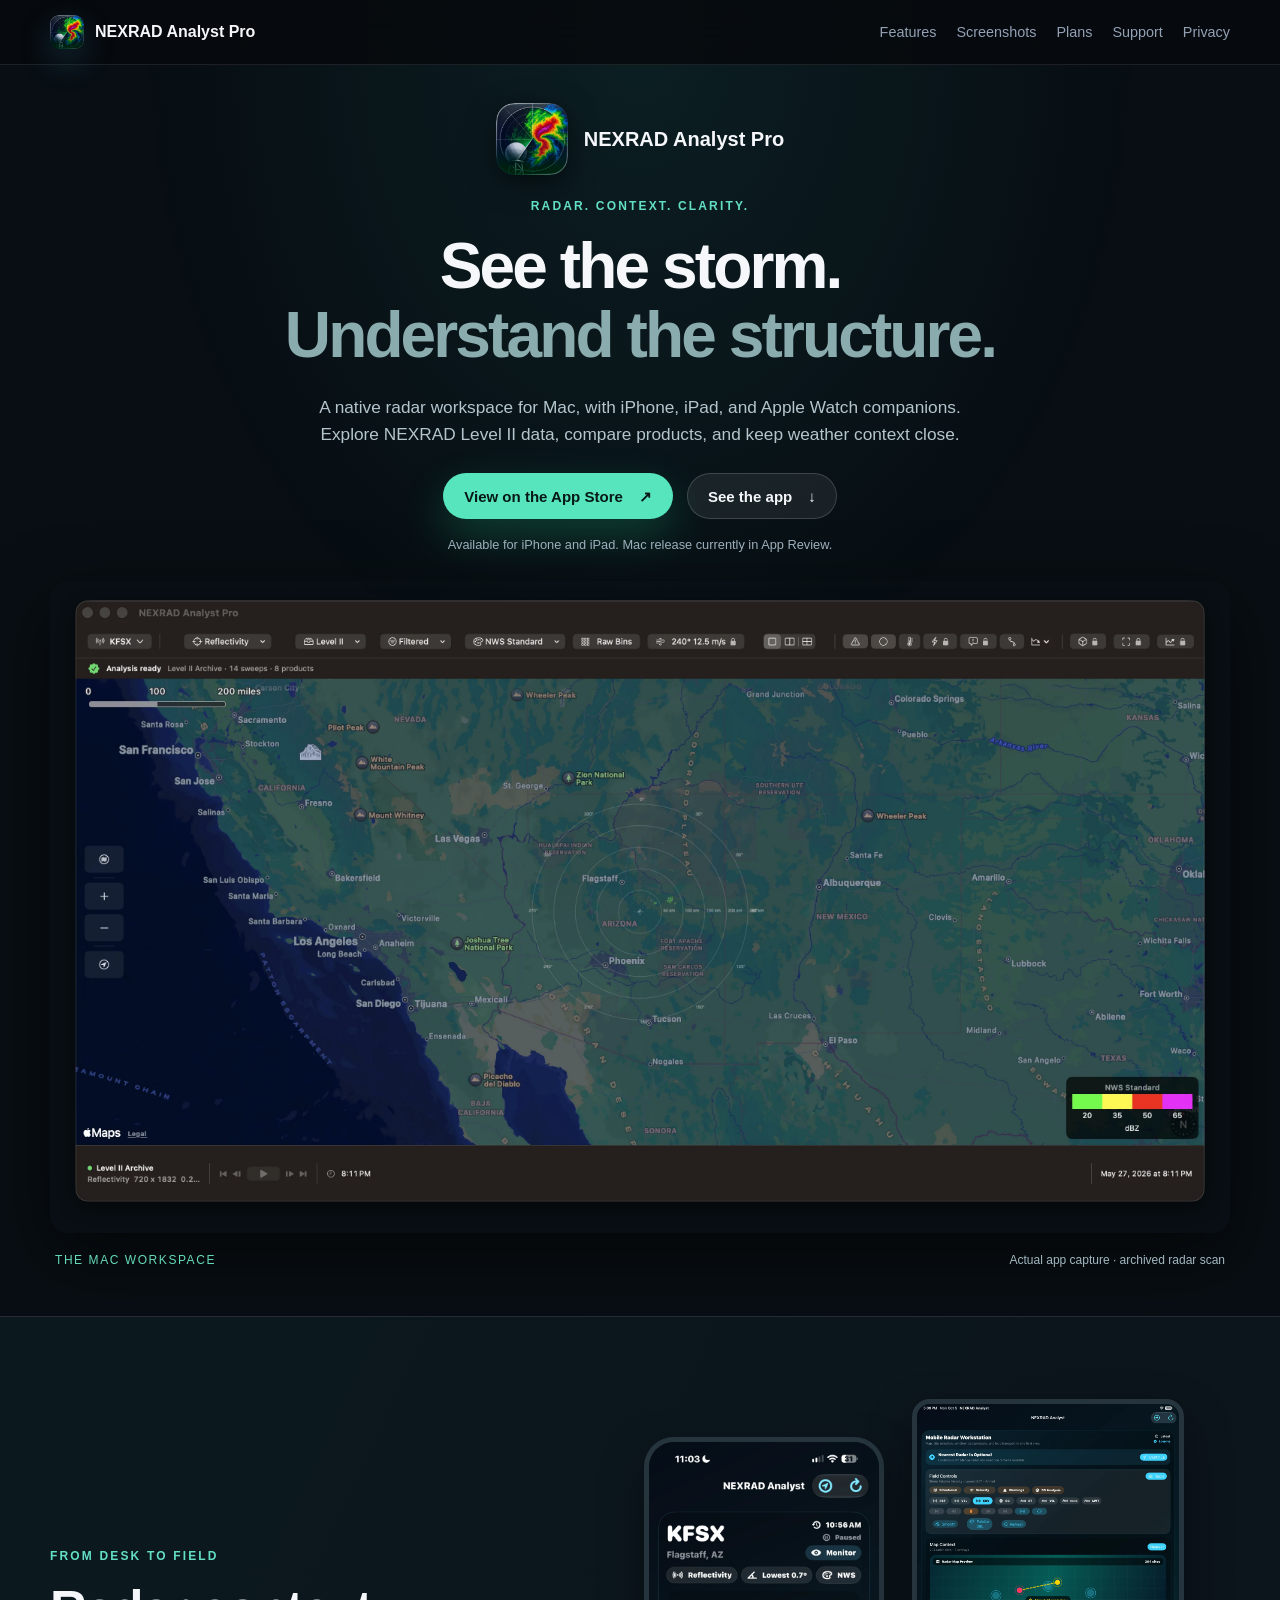
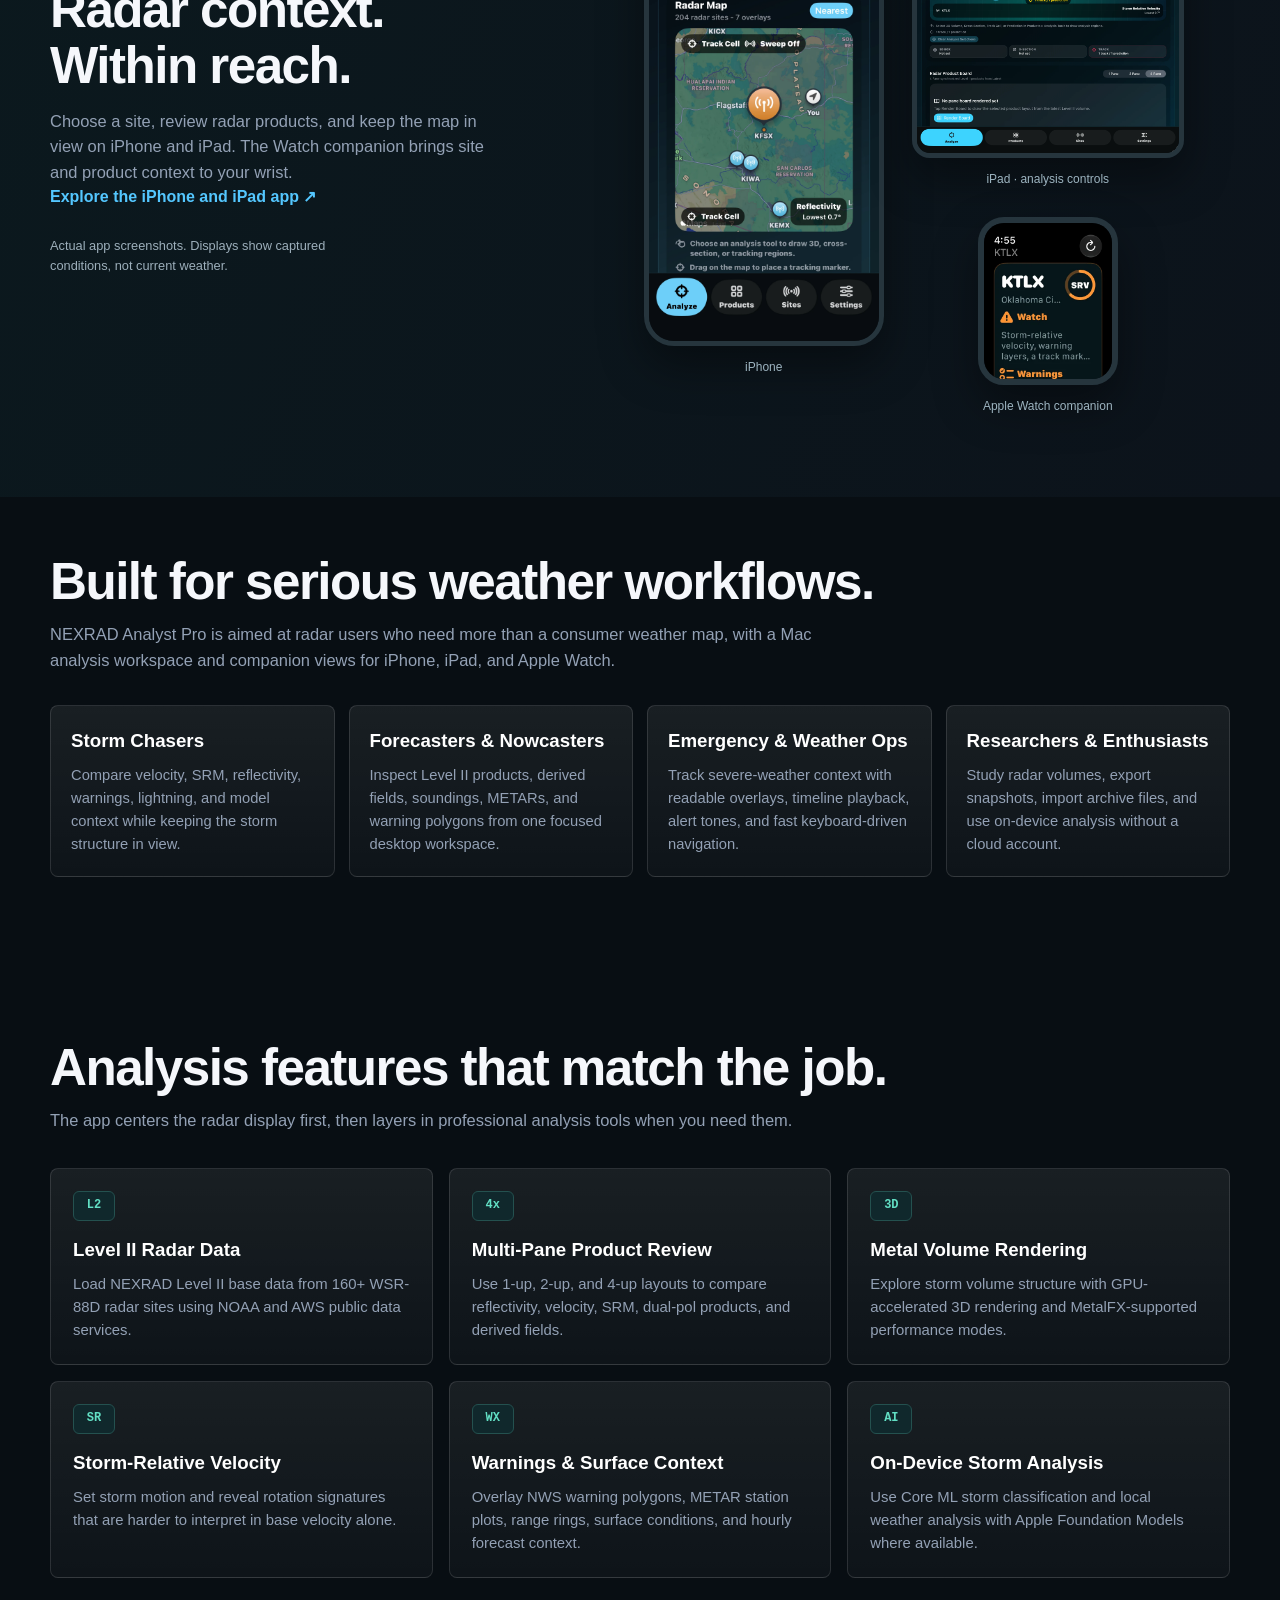
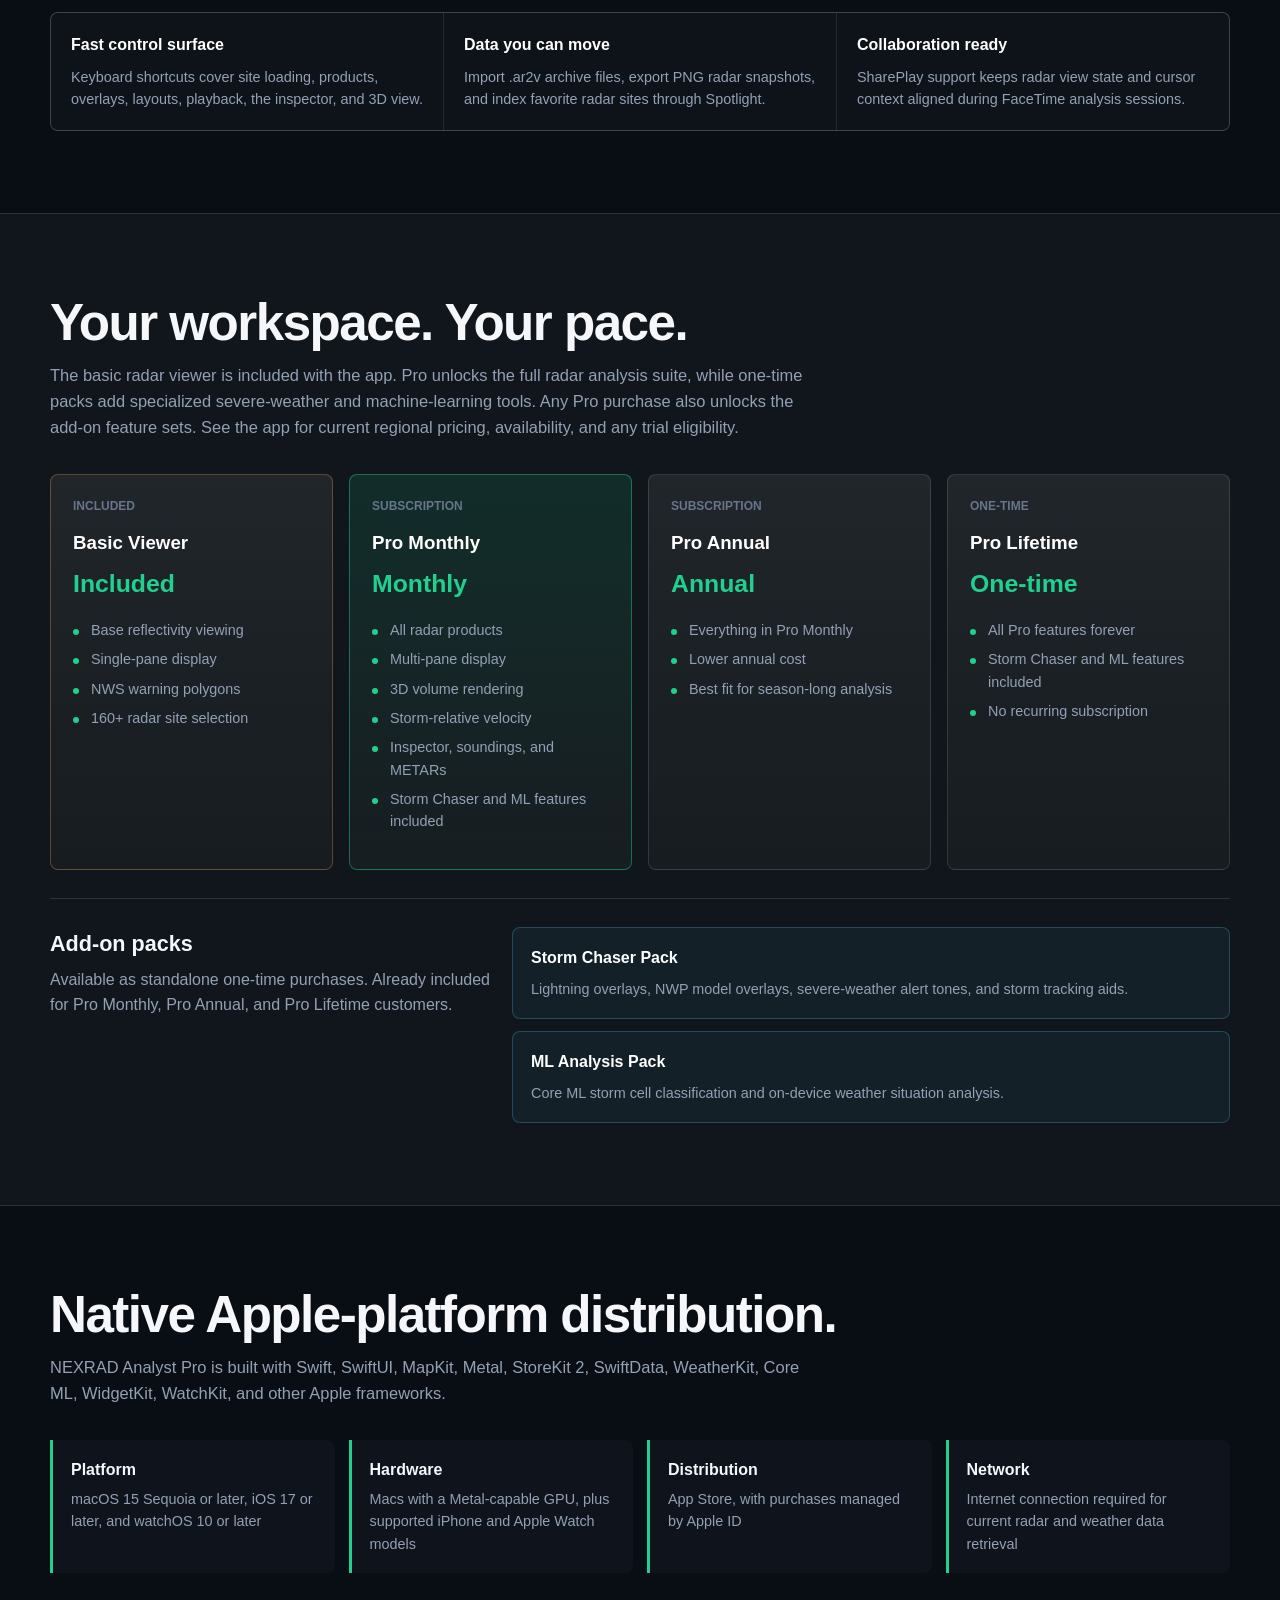
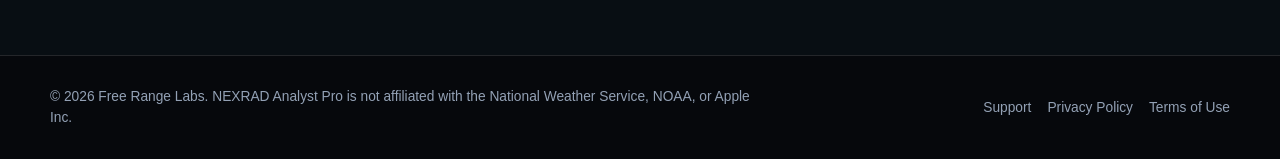
<file: index.html>
<!doctype html>
<html lang="en">
  <head>
    <meta charset="utf-8">
    <meta name="viewport" content="width=device-width, initial-scale=1">
    <title>NEXRAD Analyst Pro - Professional Weather Radar for Apple Devices</title>
    <meta name="description" content="NEXRAD Analyst Pro is a native Apple-platform weather radar application for NEXRAD Level II analysis, storm-relative velocity, multi-pane workflows, 3D Metal rendering, warnings, lightning, model overlays, and on-device storm analysis.">
    <meta property="og:title" content="NEXRAD Analyst Pro - Professional Weather Radar for Apple Devices">
    <meta property="og:description" content="Native radar analysis for Mac, iPhone, and Apple Watch.">
    <meta name="twitter:card" content="summary_large_image">
    <meta property="og:type" content="website">
    <meta property="og:url" content="https://noktirnal42.github.io/NEXRADAnalyst/">
    <meta property="og:image" content="https://noktirnal42.github.io/NEXRADAnalyst/assets/mac-workstation.png">
    <link rel="icon" type="image/png" sizes="32x32" href="favicon.png">
    <link rel="apple-touch-icon" href="app-icon.png">
    <link rel="stylesheet" href="styles.6ea6b5f9b95b.css">
  </head>
  <body>
    <header class="site-header">
      <nav class="nav" aria-label="Primary">
        <a class="brand" href="index.html">
          <img src="app-icon.png" alt="NEXRAD Analyst Pro icon" width="30" height="30">
          <span>NEXRAD Analyst Pro</span>
        </a>
        <div class="nav-links">
          <a href="#features">Features</a>
          <a href="#screens">Screenshots</a>
          <a href="#plans">Plans</a>
          <a href="support.html">Support</a>
          <a href="privacy.html">Privacy</a>
        </div>
      </nav>
    </header>

    <main>
      <a class="skip-link" href="#features">Skip to features</a>
      <section class="hero product-hero">
        <div class="hero-inner product-intro">
          <div class="product-wordmark"><img src="app-icon.png" width="72" height="72" alt=""><span>NEXRAD Analyst Pro</span></div>
          <p class="eyebrow">RADAR. CONTEXT. CLARITY.</p>
          <h1>See the storm.<br><span>Understand the structure.</span></h1>
          <p class="hero-copy">A native radar workspace for Mac, with iPhone, iPad, and Apple Watch companions. Explore NEXRAD Level II data, compare products, and keep weather context close.</p>
          <div class="cta-row">
            <a class="primary-button" href="https://apps.apple.com/app/id6772084538">View on the App Store <span aria-hidden="true">↗</span></a>
            <a class="secondary-button" href="#screens">See the app <span aria-hidden="true">↓</span></a>
          </div>
          <p class="availability">Available for iPhone and iPad. Mac release currently in App Review.</p>
          <figure class="workstation-shot">
            <a href="assets/mac-workstation.png" aria-label="Open full-size Mac radar screenshot"><img src="assets/mac-workstation.webp" width="3142" height="1736" fetchpriority="high" alt="NEXRAD Analyst Pro Mac workspace showing the KFSX reflectivity archive, radar product controls, range rings, palette legend, and scan timeline."></a>
            <figcaption><span>THE MAC WORKSPACE</span><span>Actual app capture · archived radar scan</span></figcaption>
          </figure>
        </div>
      </section>

      <section class="section device-section" id="screens">
        <div class="section-inner device-layout">
          <div class="device-copy">
            <p class="eyebrow">FROM DESK TO FIELD</p>
            <h2>Radar context.<br>Within reach.</h2>
            <p class="section-lede">Choose a site, review radar products, and keep the map in view on iPhone and iPad. The Watch companion brings site and product context to your wrist.</p>
            <a class="text-link" href="https://apps.apple.com/app/id6772084538">Explore the iPhone and iPad app ↗</a>
            <p class="capture-note">Actual app screenshots. Displays show captured conditions, not current weather.</p>
          </div>
          <div class="device-gallery">
            <figure class="phone-shot"><a href="assets/iphone-radar.png" aria-label="Open full-size iPhone screenshot"><img src="assets/iphone-radar.webp" width="1320" height="2868" loading="lazy" alt="iPhone Analyze screen with KFSX site details, reflectivity map, product controls, and four navigation tabs."></a><figcaption>iPhone</figcaption></figure>
            <div class="companion-shots">
              <figure class="tablet-shot"><a href="assets/ipad-radar.png" aria-label="Open full-size iPad screenshot"><img src="assets/ipad-radar.webp" width="2064" height="2752" loading="lazy" alt="iPad analysis controls with a schematic radar-map preview and product-board controls."></a><figcaption>iPad · analysis controls</figcaption></figure>
              <figure class="watch-shot"><a href="assets/watch-radar.png" aria-label="Open full-size Apple Watch screenshot"><img src="assets/watch-radar.webp" width="422" height="514" loading="lazy" alt="Apple Watch companion displaying KTLX site and storm-relative velocity context."></a><figcaption>Apple Watch companion</figcaption></figure>
            </div>
          </div>
        </div>
      </section>

      <section class="section section-tight" id="audiences">
        <div class="section-inner">
          <div class="section-heading-row">
            <div>
              <h2>Built for serious weather workflows.</h2>
              <p class="section-lede">NEXRAD Analyst Pro is aimed at radar users who need more than a consumer weather map, with a Mac analysis workspace and companion views for iPhone, iPad, and Apple Watch.</p>
            </div>
          </div>
          <div class="audience-grid">
            <article class="audience-card">
              <h3>Storm Chasers</h3>
              <p>Compare velocity, SRM, reflectivity, warnings, lightning, and model context while keeping the storm structure in view.</p>
            </article>
            <article class="audience-card">
              <h3>Forecasters &amp; Nowcasters</h3>
              <p>Inspect Level II products, derived fields, soundings, METARs, and warning polygons from one focused desktop workspace.</p>
            </article>
            <article class="audience-card">
              <h3>Emergency &amp; Weather Ops</h3>
              <p>Track severe-weather context with readable overlays, timeline playback, alert tones, and fast keyboard-driven navigation.</p>
            </article>
            <article class="audience-card">
              <h3>Researchers &amp; Enthusiasts</h3>
              <p>Study radar volumes, export snapshots, import archive files, and use on-device analysis without a cloud account.</p>
            </article>
          </div>
        </div>
      </section>

      <section class="section" id="features">
        <div class="section-inner">
          <h2>Analysis features that match the job.</h2>
          <p class="section-lede">The app centers the radar display first, then layers in professional analysis tools when you need them.</p>
          <div class="feature-grid">
            <article class="feature">
              <span class="feature-icon" aria-hidden="true">L2</span>
              <h3>Level II Radar Data</h3>
              <p>Load NEXRAD Level II base data from 160+ WSR-88D radar sites using NOAA and AWS public data services.</p>
            </article>
            <article class="feature">
              <span class="feature-icon" aria-hidden="true">4x</span>
              <h3>Multi-Pane Product Review</h3>
              <p>Use 1-up, 2-up, and 4-up layouts to compare reflectivity, velocity, SRM, dual-pol products, and derived fields.</p>
            </article>
            <article class="feature">
              <span class="feature-icon" aria-hidden="true">3D</span>
              <h3>Metal Volume Rendering</h3>
              <p>Explore storm volume structure with GPU-accelerated 3D rendering and MetalFX-supported performance modes.</p>
            </article>
            <article class="feature">
              <span class="feature-icon" aria-hidden="true">SR</span>
              <h3>Storm-Relative Velocity</h3>
              <p>Set storm motion and reveal rotation signatures that are harder to interpret in base velocity alone.</p>
            </article>
            <article class="feature">
              <span class="feature-icon" aria-hidden="true">WX</span>
              <h3>Warnings &amp; Surface Context</h3>
              <p>Overlay NWS warning polygons, METAR station plots, range rings, surface conditions, and hourly forecast context.</p>
            </article>
            <article class="feature">
              <span class="feature-icon" aria-hidden="true">AI</span>
              <h3>On-Device Storm Analysis</h3>
              <p>Use Core ML storm classification and local weather analysis with Apple Foundation Models where available.</p>
            </article>
          </div>

          <div class="workflow-strip">
            <div>
              <strong>Fast control surface</strong>
              <p>Keyboard shortcuts cover site loading, products, overlays, layouts, playback, the inspector, and 3D view.</p>
            </div>
            <div>
              <strong>Data you can move</strong>
              <p>Import .ar2v archive files, export PNG radar snapshots, and index favorite radar sites through Spotlight.</p>
            </div>
            <div>
              <strong>Collaboration ready</strong>
              <p>SharePlay support keeps radar view state and cursor context aligned during FaceTime analysis sessions.</p>
            </div>
          </div>
        </div>
      </section>

      <section class="section alt" id="plans">
        <div class="section-inner">
          <h2>Your workspace. Your pace.</h2>
          <p class="section-lede">The basic radar viewer is included with the app. Pro unlocks the full radar analysis suite, while one-time packs add specialized severe-weather and machine-learning tools. Any Pro purchase also unlocks the add-on feature sets. See the app for current regional pricing, availability, and any trial eligibility.</p>

          <div class="plan-table" aria-label="NEXRAD Analyst Pro plans">
            <div class="plan-card included">
              <p class="plan-type">Included</p>
              <h3>Basic Viewer</h3>
              <p class="price">Included</p>
              <ul class="plan-features">
                <li>Base reflectivity viewing</li>
                <li>Single-pane display</li>
                <li>NWS warning polygons</li>
                <li>160+ radar site selection</li>
              </ul>
            </div>
            <div class="plan-card featured">
              <p class="plan-type">Subscription</p>
              <h3>Pro Monthly</h3>
              <p class="price">Monthly</p>
              <ul class="plan-features">
                <li>All radar products</li>
                <li>Multi-pane display</li>
                <li>3D volume rendering</li>
                <li>Storm-relative velocity</li>
                <li>Inspector, soundings, and METARs</li>
                <li>Storm Chaser and ML features included</li>
              </ul>

            </div>
            <div class="plan-card">
              <p class="plan-type">Subscription</p>
              <h3>Pro Annual</h3>
              <p class="price">Annual</p>
              <ul class="plan-features">
                <li>Everything in Pro Monthly</li>
                <li>Lower annual cost</li>
                <li>Best fit for season-long analysis</li>
              </ul>

            </div>
            <div class="plan-card">
              <p class="plan-type">One-time</p>
              <h3>Pro Lifetime</h3>
              <p class="price">One-time</p>
              <ul class="plan-features">
                <li>All Pro features forever</li>
                <li>Storm Chaser and ML features included</li>
                <li>No recurring subscription</li>
              </ul>
            </div>
          </div>

          <div class="addon-panel">
            <div class="addon-intro">
              <h3>Add-on packs</h3>
              <p>Available as standalone one-time purchases. Already included for Pro Monthly, Pro Annual, and Pro Lifetime customers.</p>
            </div>
            <div class="addon-grid">
              <article class="addon-card">
                <div>
                  <h4>Storm Chaser Pack</h4>
                  <p>Lightning overlays, NWP model overlays, severe-weather alert tones, and storm tracking aids.</p>
                </div>

              </article>
              <article class="addon-card">
                <div>
                  <h4>ML Analysis Pack</h4>
                  <p>Core ML storm cell classification and on-device weather situation analysis.</p>
                </div>

              </article>
            </div>
          </div>
        </div>
      </section>

      <section class="section" id="requirements">
        <div class="section-inner">
          <h2>Native Apple-platform distribution.</h2>
          <p class="section-lede">NEXRAD Analyst Pro is built with Swift, SwiftUI, MapKit, Metal, StoreKit 2, SwiftData, WeatherKit, Core ML, WidgetKit, WatchKit, and other Apple frameworks.</p>
          <div class="status-list">
            <div class="status-item">
              <strong>Platform</strong>
              <p>macOS 15 Sequoia or later, iOS 17 or later, and watchOS 10 or later</p>
            </div>
            <div class="status-item">
              <strong>Hardware</strong>
              <p>Macs with a Metal-capable GPU, plus supported iPhone and Apple Watch models</p>
            </div>
            <div class="status-item">
              <strong>Distribution</strong>
              <p>App Store, with purchases managed by Apple ID</p>
            </div>
            <div class="status-item">
              <strong>Network</strong>
              <p>Internet connection required for current radar and weather data retrieval</p>
            </div>
          </div>
        </div>
      </section>
    </main>

    <footer class="site-footer">
      <div class="footer-inner">
        <span>&copy; 2026 Free Range Labs. NEXRAD Analyst Pro is not affiliated with the National Weather Service, NOAA, or Apple Inc.</span>
        <div class="footer-links">
          <a href="support.html">Support</a>
          <a href="privacy.html">Privacy Policy</a>
          <a href="terms.html">Terms of Use</a>
        </div>
      </div>
    </footer>
  </body>
</html>
</file>
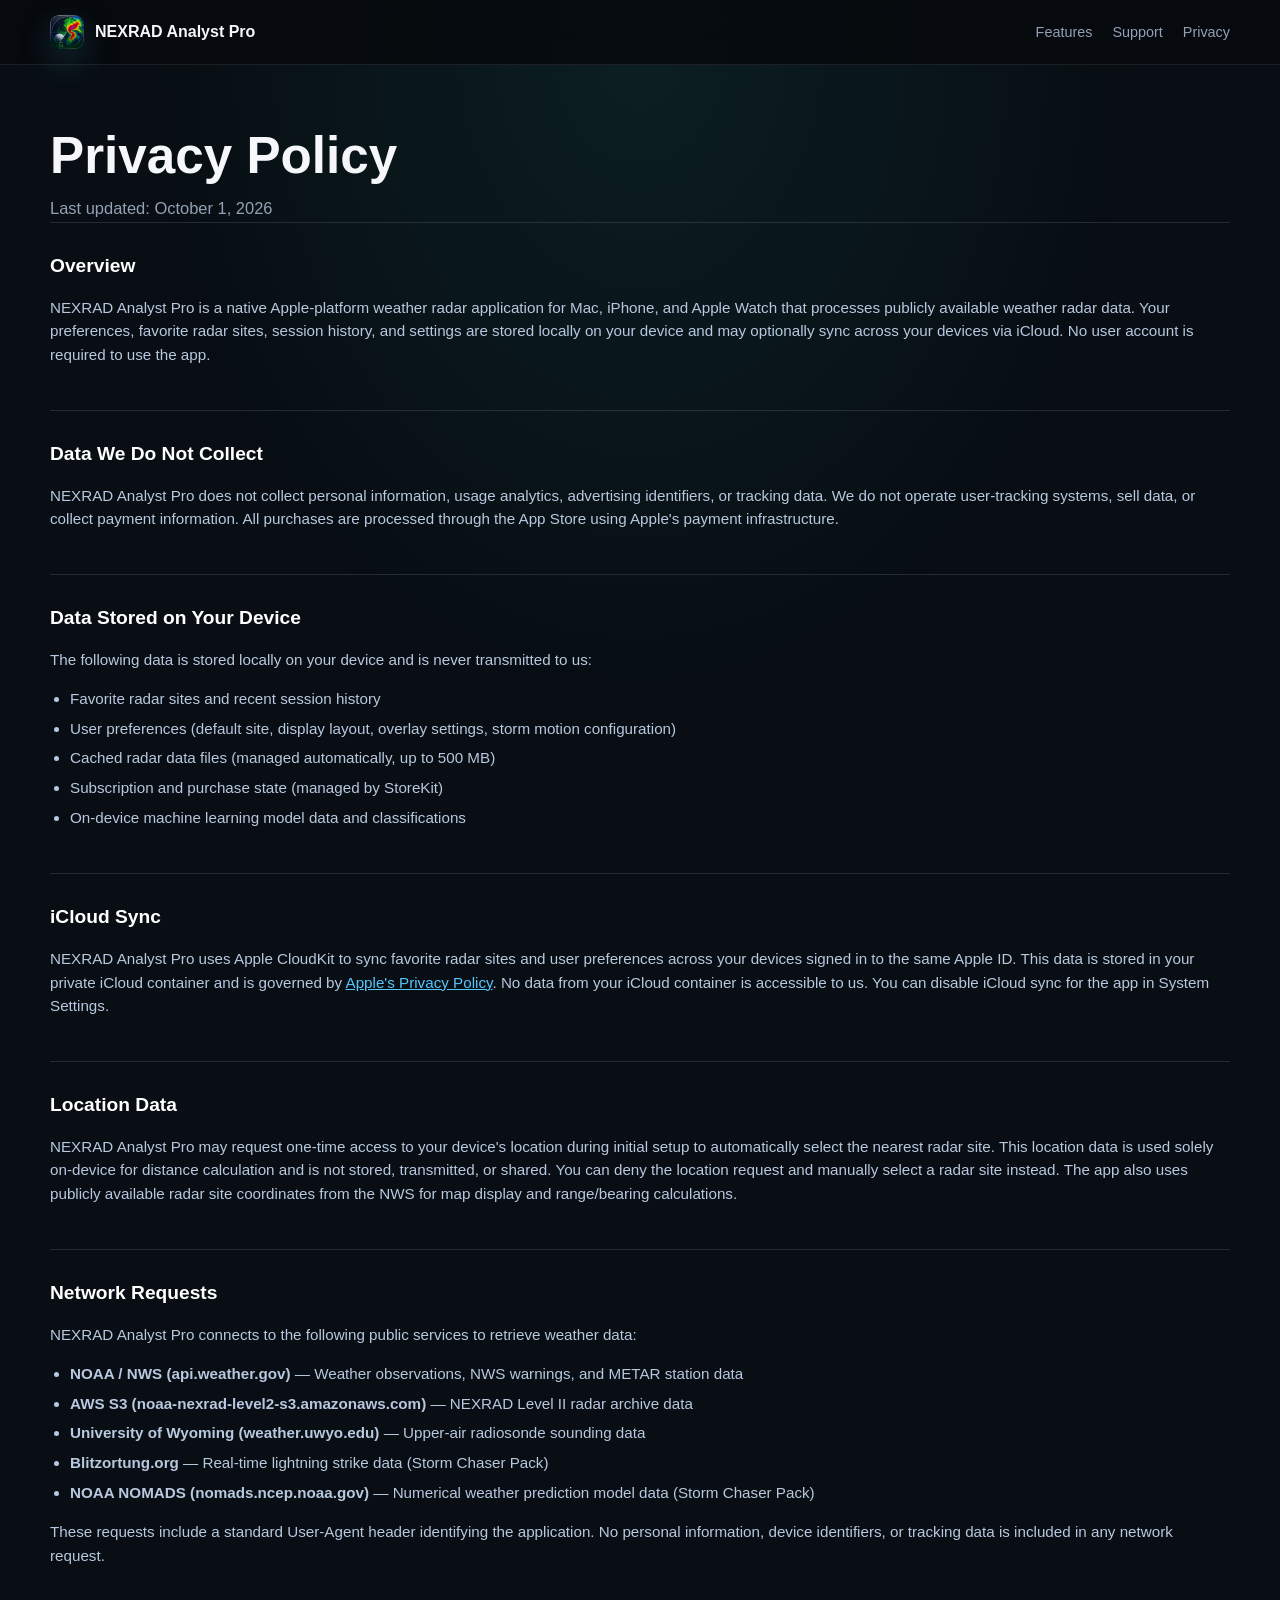
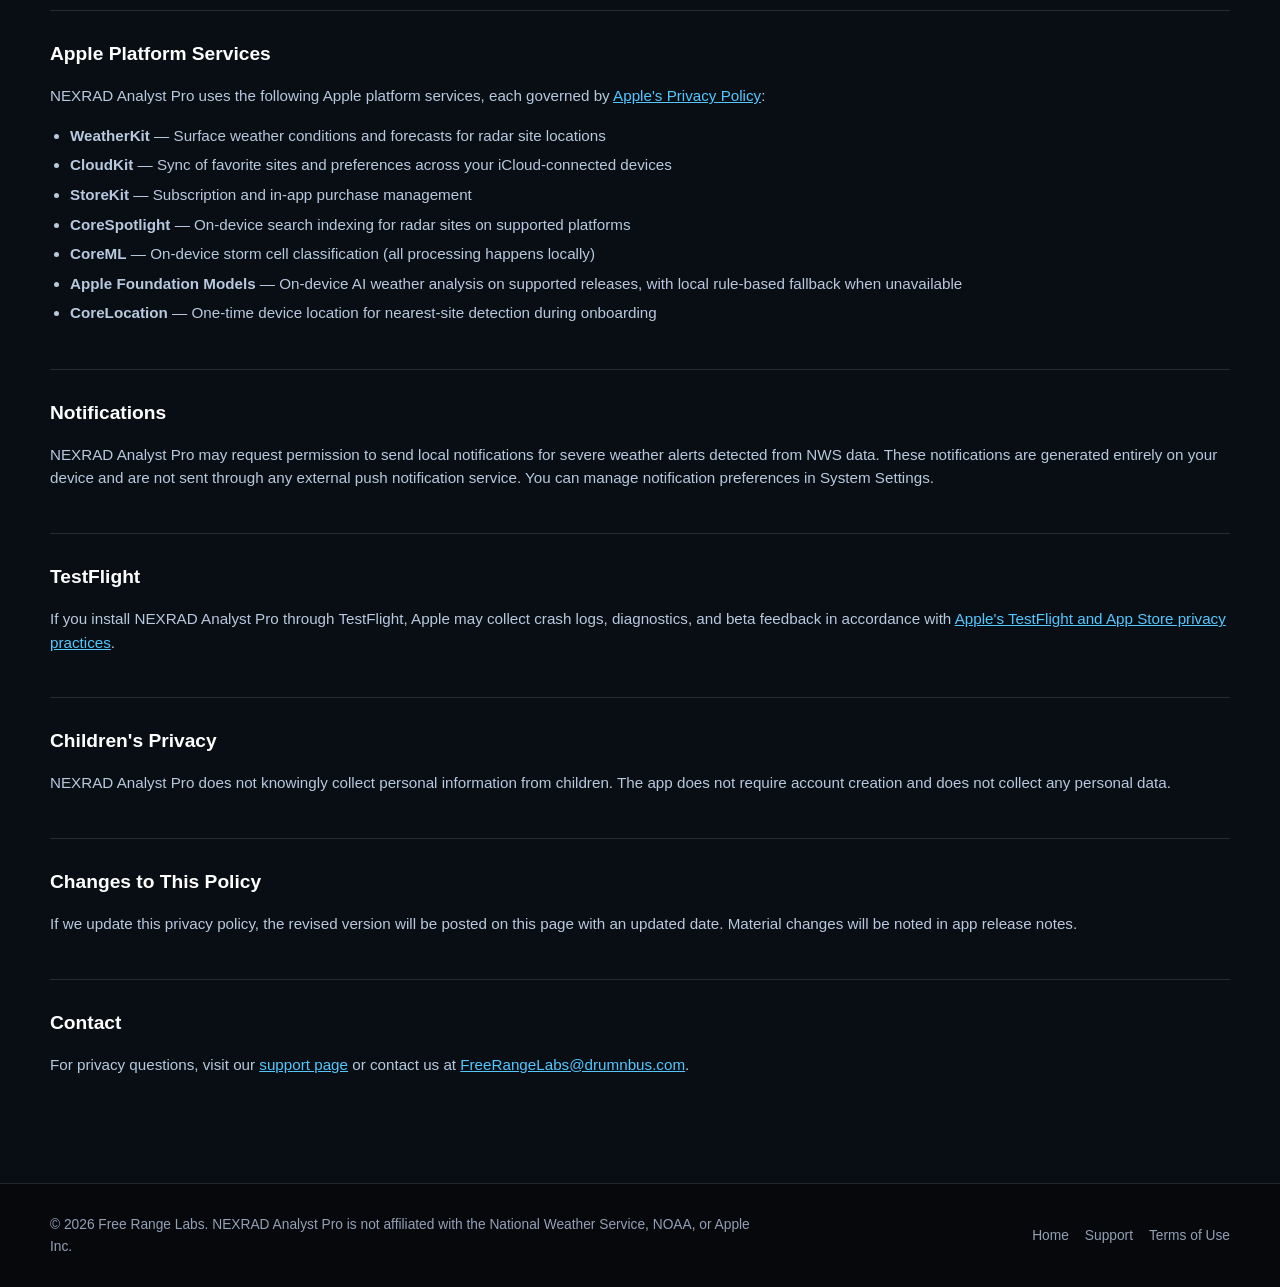
<file: privacy.html>
<!doctype html>
<html lang="en">
  <head>
    <meta charset="utf-8">
    <meta name="viewport" content="width=device-width, initial-scale=1">
    <title>Privacy Policy — NEXRAD Analyst Pro</title>
    <meta name="description" content="Privacy policy for NEXRAD Analyst Pro weather radar applications for macOS, iOS, and watchOS.">
    <link rel="icon" type="image/png" sizes="32x32" href="favicon.png">
    <link rel="apple-touch-icon" href="app-icon.png">
    <link rel="stylesheet" href="styles.6ea6b5f9b95b.css">
  </head>
  <body>
    <header class="site-header">
      <nav class="nav" aria-label="Primary">
        <a class="brand" href="index.html">
          <img src="app-icon.png" alt="NEXRAD Analyst Pro icon" width="30" height="30">
          <span>NEXRAD Analyst Pro</span>
        </a>
        <div class="nav-links">
          <a href="index.html#features">Features</a>
          <a href="support.html">Support</a>
          <a href="privacy.html">Privacy</a>
        </div>
      </nav>
    </header>

    <main class="legal-main">
      <h1>Privacy Policy</h1>
      <p>Last updated: October 1, 2026</p>

      <section class="legal-section">
        <h2>Overview</h2>
        <p>NEXRAD Analyst Pro is a native Apple-platform weather radar application for Mac, iPhone, and Apple Watch that processes publicly available weather radar data. Your preferences, favorite radar sites, session history, and settings are stored locally on your device and may optionally sync across your devices via iCloud. No user account is required to use the app.</p>
      </section>

      <section class="legal-section">
        <h2>Data We Do Not Collect</h2>
        <p>NEXRAD Analyst Pro does not collect personal information, usage analytics, advertising identifiers, or tracking data. We do not operate user-tracking systems, sell data, or collect payment information. All purchases are processed through the App Store using Apple's payment infrastructure.</p>
      </section>

      <section class="legal-section">
        <h2>Data Stored on Your Device</h2>
        <p>The following data is stored locally on your device and is never transmitted to us:</p>
        <ul>
          <li>Favorite radar sites and recent session history</li>
          <li>User preferences (default site, display layout, overlay settings, storm motion configuration)</li>
          <li>Cached radar data files (managed automatically, up to 500 MB)</li>
          <li>Subscription and purchase state (managed by StoreKit)</li>
          <li>On-device machine learning model data and classifications</li>
        </ul>
      </section>

      <section class="legal-section">
        <h2>iCloud Sync</h2>
        <p>NEXRAD Analyst Pro uses Apple CloudKit to sync favorite radar sites and user preferences across your devices signed in to the same Apple ID. This data is stored in your private iCloud container and is governed by <a href="https://www.apple.com/legal/privacy/" rel="noopener">Apple's Privacy Policy</a>. No data from your iCloud container is accessible to us. You can disable iCloud sync for the app in System Settings.</p>
      </section>

      <section class="legal-section">
        <h2>Location Data</h2>
        <p>NEXRAD Analyst Pro may request one-time access to your device's location during initial setup to automatically select the nearest radar site. This location data is used solely on-device for distance calculation and is not stored, transmitted, or shared. You can deny the location request and manually select a radar site instead. The app also uses publicly available radar site coordinates from the NWS for map display and range/bearing calculations.</p>
      </section>

      <section class="legal-section">
        <h2>Network Requests</h2>
        <p>NEXRAD Analyst Pro connects to the following public services to retrieve weather data:</p>
        <ul>
          <li><strong>NOAA / NWS (api.weather.gov)</strong> &mdash; Weather observations, NWS warnings, and METAR station data</li>
          <li><strong>AWS S3 (noaa-nexrad-level2-s3.amazonaws.com)</strong> &mdash; NEXRAD Level II radar archive data</li>
          <li><strong>University of Wyoming (weather.uwyo.edu)</strong> &mdash; Upper-air radiosonde sounding data</li>
          <li><strong>Blitzortung.org</strong> &mdash; Real-time lightning strike data (Storm Chaser Pack)</li>
          <li><strong>NOAA NOMADS (nomads.ncep.noaa.gov)</strong> &mdash; Numerical weather prediction model data (Storm Chaser Pack)</li>
        </ul>
        <p>These requests include a standard User-Agent header identifying the application. No personal information, device identifiers, or tracking data is included in any network request.</p>
      </section>

      <section class="legal-section">
        <h2>Apple Platform Services</h2>
        <p>NEXRAD Analyst Pro uses the following Apple platform services, each governed by <a href="https://www.apple.com/legal/privacy/" rel="noopener">Apple's Privacy Policy</a>:</p>
        <ul>
          <li><strong>WeatherKit</strong> &mdash; Surface weather conditions and forecasts for radar site locations</li>
          <li><strong>CloudKit</strong> &mdash; Sync of favorite sites and preferences across your iCloud-connected devices</li>
          <li><strong>StoreKit</strong> &mdash; Subscription and in-app purchase management</li>
          <li><strong>CoreSpotlight</strong> &mdash; On-device search indexing for radar sites on supported platforms</li>
          <li><strong>CoreML</strong> &mdash; On-device storm cell classification (all processing happens locally)</li>
          <li><strong>Apple Foundation Models</strong> &mdash; On-device AI weather analysis on supported releases, with local rule-based fallback when unavailable</li>
          <li><strong>CoreLocation</strong> &mdash; One-time device location for nearest-site detection during onboarding</li>
        </ul>
      </section>

      <section class="legal-section">
        <h2>Notifications</h2>
        <p>NEXRAD Analyst Pro may request permission to send local notifications for severe weather alerts detected from NWS data. These notifications are generated entirely on your device and are not sent through any external push notification service. You can manage notification preferences in System Settings.</p>
      </section>

      <section class="legal-section">
        <h2>TestFlight</h2>
        <p>If you install NEXRAD Analyst Pro through TestFlight, Apple may collect crash logs, diagnostics, and beta feedback in accordance with <a href="https://www.apple.com/legal/privacy/" rel="noopener">Apple's TestFlight and App Store privacy practices</a>.</p>
      </section>

      <section class="legal-section">
        <h2>Children's Privacy</h2>
        <p>NEXRAD Analyst Pro does not knowingly collect personal information from children. The app does not require account creation and does not collect any personal data.</p>
      </section>

      <section class="legal-section">
        <h2>Changes to This Policy</h2>
        <p>If we update this privacy policy, the revised version will be posted on this page with an updated date. Material changes will be noted in app release notes.</p>
      </section>

      <section class="legal-section">
        <h2>Contact</h2>
        <p>For privacy questions, visit our <a href="support.html">support page</a> or contact us at <a href="mailto:FreeRangeLabs@drumnbus.com">FreeRangeLabs@drumnbus.com</a>.</p>
      </section>
    </main>

    <footer class="site-footer">
      <div class="footer-inner">
        <span>&copy; 2026 Free Range Labs. NEXRAD Analyst Pro is not affiliated with the National Weather Service, NOAA, or Apple Inc.</span>
        <div class="footer-links">
          <a href="index.html">Home</a>
          <a href="support.html">Support</a>
          <a href="terms.html">Terms of Use</a>
        </div>
      </div>
    </footer>
  </body>
</html>
</file>
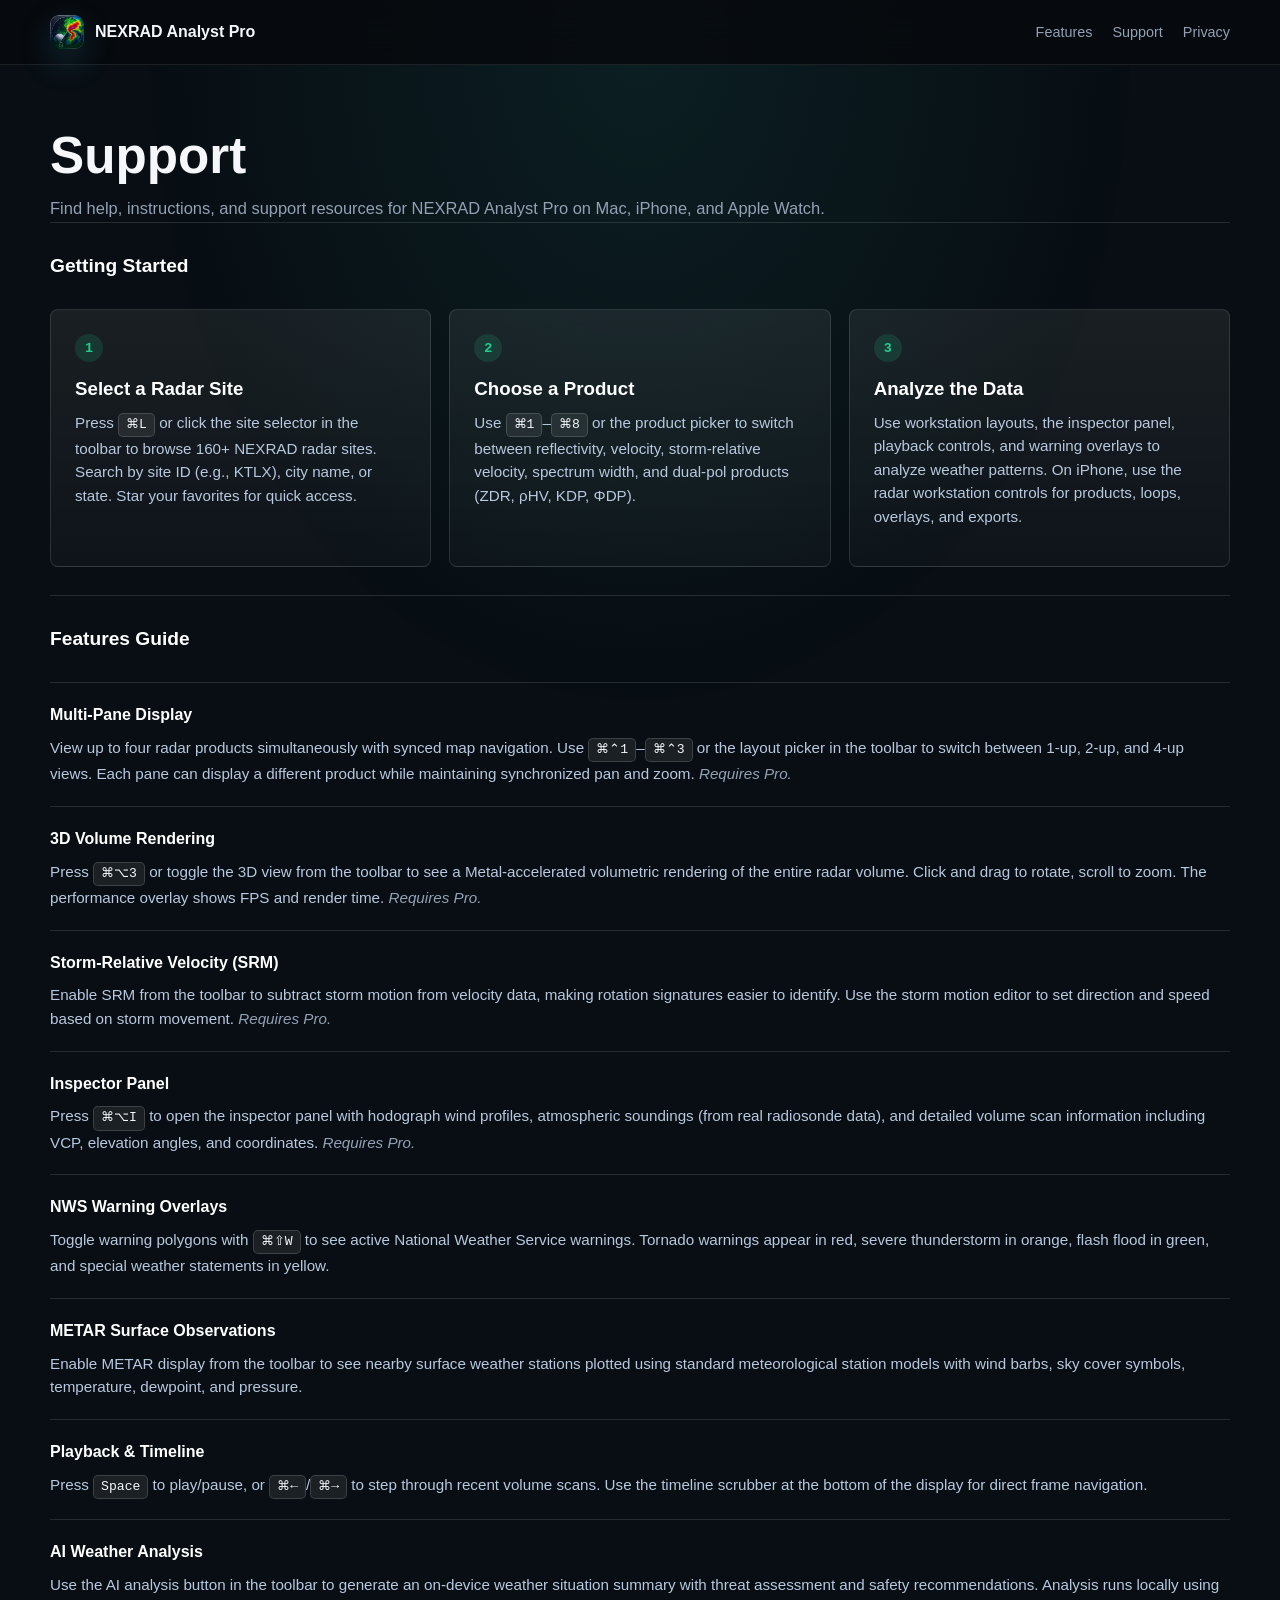
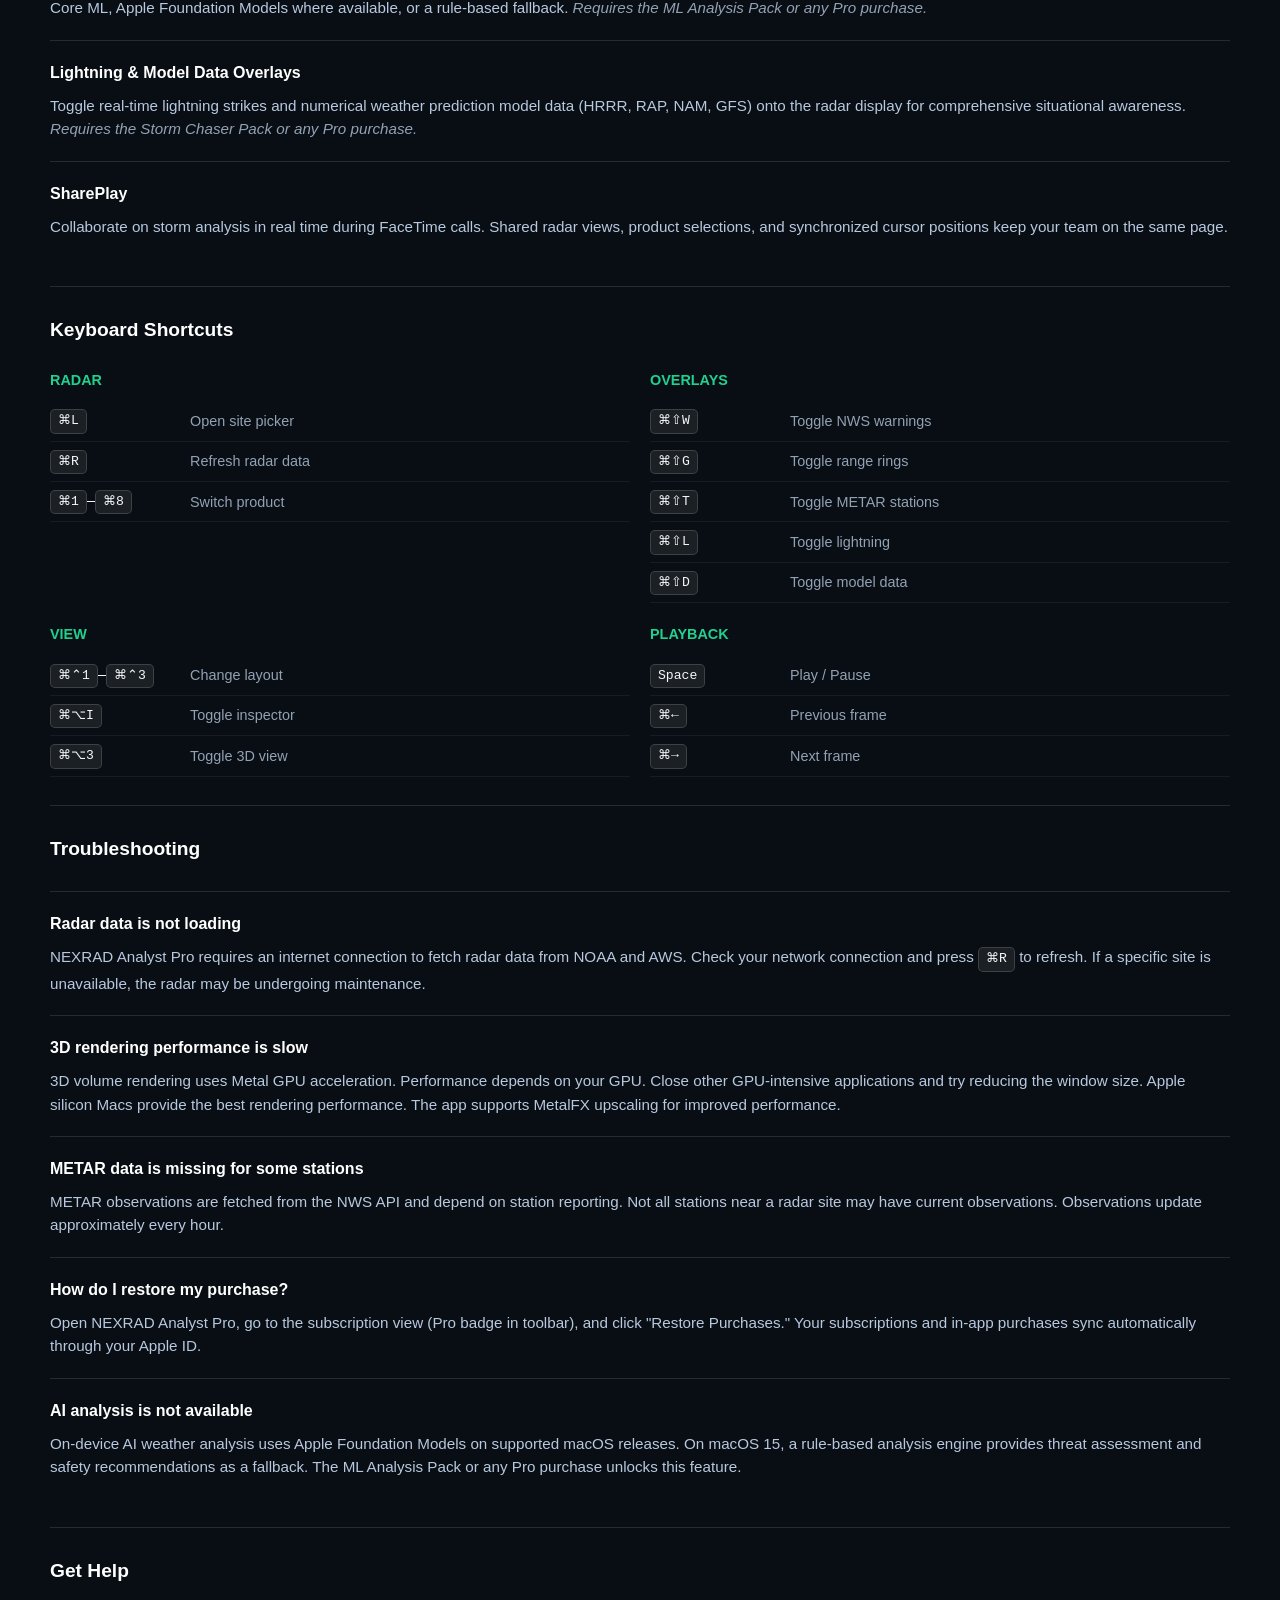
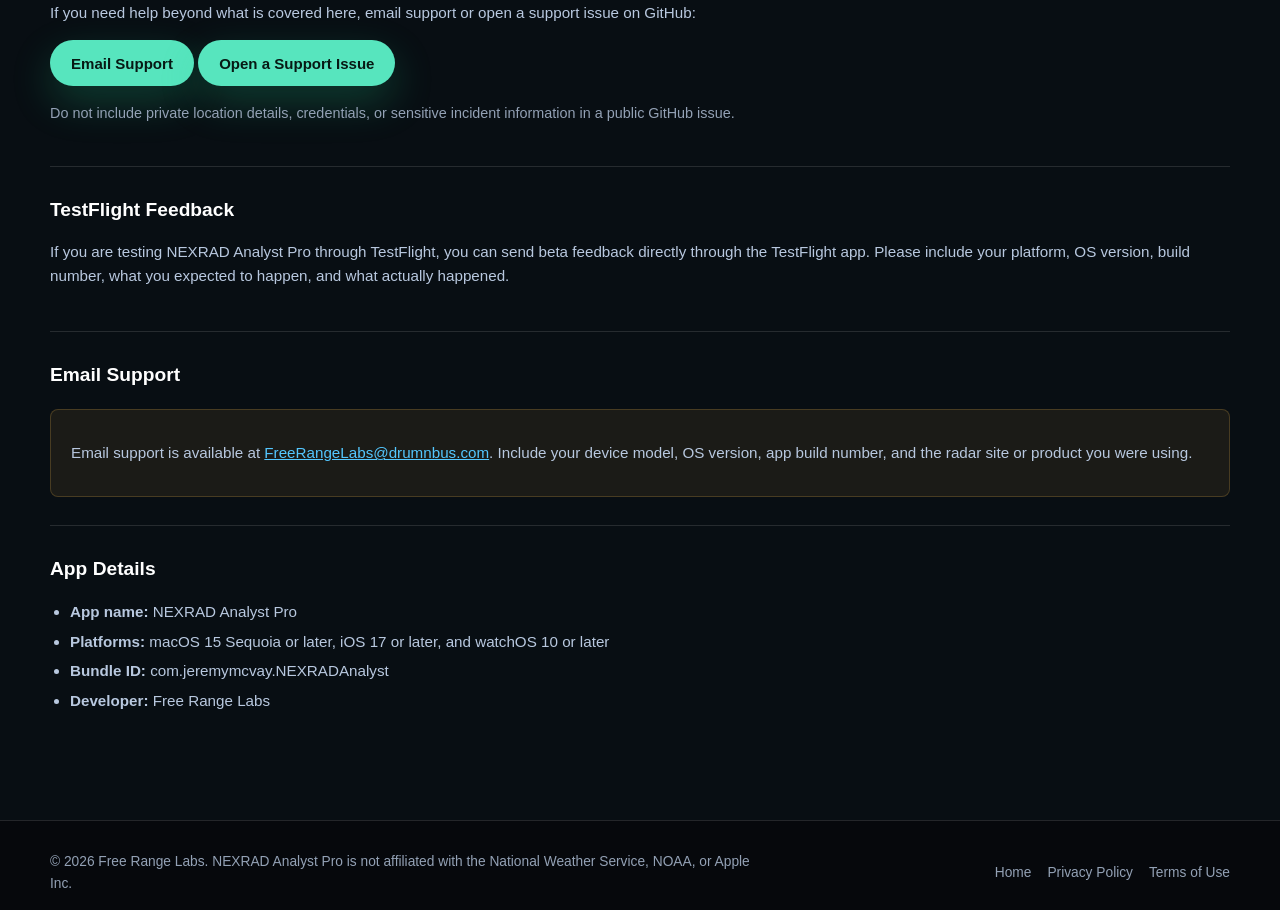
<file: support.html>
<!doctype html>
<html lang="en">
  <head>
    <meta charset="utf-8">
    <meta name="viewport" content="width=device-width, initial-scale=1">
    <title>Support — NEXRAD Analyst Pro</title>
    <meta name="description" content="Help, instructions, and support resources for NEXRAD Analyst Pro weather radar applications.">
    <link rel="icon" type="image/png" sizes="32x32" href="favicon.png">
    <link rel="apple-touch-icon" href="app-icon.png">
    <link rel="stylesheet" href="styles.6ea6b5f9b95b.css">
  </head>
  <body>
    <header class="site-header">
      <nav class="nav" aria-label="Primary">
        <a class="brand" href="index.html">
          <img src="app-icon.png" alt="NEXRAD Analyst Pro icon" width="30" height="30">
          <span>NEXRAD Analyst Pro</span>
        </a>
        <div class="nav-links">
          <a href="index.html#features">Features</a>
          <a href="support.html">Support</a>
          <a href="privacy.html">Privacy</a>
        </div>
      </nav>
    </header>

    <main class="legal-main">
      <h1>Support</h1>
      <p>Find help, instructions, and support resources for NEXRAD Analyst Pro on Mac, iPhone, and Apple Watch.</p>

      <!-- Getting Started -->
      <section class="legal-section">
        <h2>Getting Started</h2>
        <div class="support-grid">
          <div class="support-card">
            <div class="step-number">1</div>
            <h3>Select a Radar Site</h3>
            <p>Press <kbd>&#x2318;L</kbd> or click the site selector in the toolbar to browse 160+ NEXRAD radar sites. Search by site ID (e.g., KTLX), city name, or state. Star your favorites for quick access.</p>
          </div>
          <div class="support-card">
            <div class="step-number">2</div>
            <h3>Choose a Product</h3>
            <p>Use <kbd>&#x2318;1</kbd>&ndash;<kbd>&#x2318;8</kbd> or the product picker to switch between reflectivity, velocity, storm-relative velocity, spectrum width, and dual-pol products (ZDR, &rho;HV, KDP, &Phi;DP).</p>
          </div>
          <div class="support-card">
            <div class="step-number">3</div>
            <h3>Analyze the Data</h3>
            <p>Use workstation layouts, the inspector panel, playback controls, and warning overlays to analyze weather patterns. On iPhone, use the radar workstation controls for products, loops, overlays, and exports.</p>
          </div>
        </div>
      </section>

      <!-- Features Guide -->
      <section class="legal-section">
        <h2>Features Guide</h2>
        <div class="faq-list">
          <div class="faq-item">
            <h3>Multi-Pane Display</h3>
            <p>View up to four radar products simultaneously with synced map navigation. Use <kbd>&#x2318;&#x2303;1</kbd>&ndash;<kbd>&#x2318;&#x2303;3</kbd> or the layout picker in the toolbar to switch between 1-up, 2-up, and 4-up views. Each pane can display a different product while maintaining synchronized pan and zoom. <em>Requires Pro.</em></p>
          </div>
          <div class="faq-item">
            <h3>3D Volume Rendering</h3>
            <p>Press <kbd>&#x2318;&#x2325;3</kbd> or toggle the 3D view from the toolbar to see a Metal-accelerated volumetric rendering of the entire radar volume. Click and drag to rotate, scroll to zoom. The performance overlay shows FPS and render time. <em>Requires Pro.</em></p>
          </div>
          <div class="faq-item">
            <h3>Storm-Relative Velocity (SRM)</h3>
            <p>Enable SRM from the toolbar to subtract storm motion from velocity data, making rotation signatures easier to identify. Use the storm motion editor to set direction and speed based on storm movement. <em>Requires Pro.</em></p>
          </div>
          <div class="faq-item">
            <h3>Inspector Panel</h3>
            <p>Press <kbd>&#x2318;&#x2325;I</kbd> to open the inspector panel with hodograph wind profiles, atmospheric soundings (from real radiosonde data), and detailed volume scan information including VCP, elevation angles, and coordinates. <em>Requires Pro.</em></p>
          </div>
          <div class="faq-item">
            <h3>NWS Warning Overlays</h3>
            <p>Toggle warning polygons with <kbd>&#x2318;&#x21E7;W</kbd> to see active National Weather Service warnings. Tornado warnings appear in red, severe thunderstorm in orange, flash flood in green, and special weather statements in yellow.</p>
          </div>
          <div class="faq-item">
            <h3>METAR Surface Observations</h3>
            <p>Enable METAR display from the toolbar to see nearby surface weather stations plotted using standard meteorological station models with wind barbs, sky cover symbols, temperature, dewpoint, and pressure.</p>
          </div>
          <div class="faq-item">
            <h3>Playback &amp; Timeline</h3>
            <p>Press <kbd>Space</kbd> to play/pause, or <kbd>&#x2318;&#x2190;</kbd>/<kbd>&#x2318;&#x2192;</kbd> to step through recent volume scans. Use the timeline scrubber at the bottom of the display for direct frame navigation.</p>
          </div>
          <div class="faq-item">
            <h3>AI Weather Analysis</h3>
            <p>Use the AI analysis button in the toolbar to generate an on-device weather situation summary with threat assessment and safety recommendations. Analysis runs locally using Core ML, Apple Foundation Models where available, or a rule-based fallback. <em>Requires the ML Analysis Pack or any Pro purchase.</em></p>
          </div>
          <div class="faq-item">
            <h3>Lightning &amp; Model Data Overlays</h3>
            <p>Toggle real-time lightning strikes and numerical weather prediction model data (HRRR, RAP, NAM, GFS) onto the radar display for comprehensive situational awareness. <em>Requires the Storm Chaser Pack or any Pro purchase.</em></p>
          </div>
          <div class="faq-item">
            <h3>SharePlay</h3>
            <p>Collaborate on storm analysis in real time during FaceTime calls. Shared radar views, product selections, and synchronized cursor positions keep your team on the same page.</p>
          </div>
        </div>
      </section>

      <!-- Keyboard Shortcuts -->
      <section class="legal-section">
        <h2>Keyboard Shortcuts</h2>
        <div class="shortcuts-grid">
          <div class="shortcut-group">
            <h3>Radar</h3>
            <table class="shortcut-table">
              <tr><td><kbd>&#x2318;L</kbd></td><td>Open site picker</td></tr>
              <tr><td><kbd>&#x2318;R</kbd></td><td>Refresh radar data</td></tr>
              <tr><td><kbd>&#x2318;1</kbd>&ndash;<kbd>&#x2318;8</kbd></td><td>Switch product</td></tr>
            </table>
          </div>
          <div class="shortcut-group">
            <h3>Overlays</h3>
            <table class="shortcut-table">
              <tr><td><kbd>&#x2318;&#x21E7;W</kbd></td><td>Toggle NWS warnings</td></tr>
              <tr><td><kbd>&#x2318;&#x21E7;G</kbd></td><td>Toggle range rings</td></tr>
              <tr><td><kbd>&#x2318;&#x21E7;T</kbd></td><td>Toggle METAR stations</td></tr>
              <tr><td><kbd>&#x2318;&#x21E7;L</kbd></td><td>Toggle lightning</td></tr>
              <tr><td><kbd>&#x2318;&#x21E7;D</kbd></td><td>Toggle model data</td></tr>
            </table>
          </div>
          <div class="shortcut-group">
            <h3>View</h3>
            <table class="shortcut-table">
              <tr><td><kbd>&#x2318;&#x2303;1</kbd>&ndash;<kbd>&#x2318;&#x2303;3</kbd></td><td>Change layout</td></tr>
              <tr><td><kbd>&#x2318;&#x2325;I</kbd></td><td>Toggle inspector</td></tr>
              <tr><td><kbd>&#x2318;&#x2325;3</kbd></td><td>Toggle 3D view</td></tr>
            </table>
          </div>
          <div class="shortcut-group">
            <h3>Playback</h3>
            <table class="shortcut-table">
              <tr><td><kbd>Space</kbd></td><td>Play / Pause</td></tr>
              <tr><td><kbd>&#x2318;&#x2190;</kbd></td><td>Previous frame</td></tr>
              <tr><td><kbd>&#x2318;&#x2192;</kbd></td><td>Next frame</td></tr>
            </table>
          </div>
        </div>
      </section>

      <!-- Troubleshooting -->
      <section class="legal-section">
        <h2>Troubleshooting</h2>
        <div class="faq-list">
          <div class="faq-item">
            <h3>Radar data is not loading</h3>
            <p>NEXRAD Analyst Pro requires an internet connection to fetch radar data from NOAA and AWS. Check your network connection and press <kbd>&#x2318;R</kbd> to refresh. If a specific site is unavailable, the radar may be undergoing maintenance.</p>
          </div>
          <div class="faq-item">
            <h3>3D rendering performance is slow</h3>
            <p>3D volume rendering uses Metal GPU acceleration. Performance depends on your GPU. Close other GPU-intensive applications and try reducing the window size. Apple silicon Macs provide the best rendering performance. The app supports MetalFX upscaling for improved performance.</p>
          </div>
          <div class="faq-item">
            <h3>METAR data is missing for some stations</h3>
            <p>METAR observations are fetched from the NWS API and depend on station reporting. Not all stations near a radar site may have current observations. Observations update approximately every hour.</p>
          </div>
          <div class="faq-item">
            <h3>How do I restore my purchase?</h3>
            <p>Open NEXRAD Analyst Pro, go to the subscription view (Pro badge in toolbar), and click "Restore Purchases." Your subscriptions and in-app purchases sync automatically through your Apple ID.</p>
          </div>
          <div class="faq-item">
            <h3>AI analysis is not available</h3>
            <p>On-device AI weather analysis uses Apple Foundation Models on supported macOS releases. On macOS 15, a rule-based analysis engine provides threat assessment and safety recommendations as a fallback. The ML Analysis Pack or any Pro purchase unlocks this feature.</p>
          </div>
        </div>
      </section>

      <!-- Get Help -->
      <section class="legal-section">
        <h2>Get Help</h2>
        <p>If you need help beyond what is covered here, email support or open a support issue on GitHub:</p>
        <p style="margin-top: 16px;">
          <a class="primary-button" href="mailto:FreeRangeLabs@drumnbus.com?subject=NEXRAD%20Analyst%20Pro%20Support">Email Support</a>
          <a class="primary-button" href="https://github.com/noktirnal42/NEXRADAnalyst/issues/new?template=support_request.md">Open a Support Issue</a>
        </p>
        <p style="margin-top: 12px; color: var(--muted); font-size: 0.9rem;">Do not include private location details, credentials, or sensitive incident information in a public GitHub issue.</p>
      </section>

      <!-- TestFlight -->
      <section class="legal-section" id="testflight">
        <h2>TestFlight Feedback</h2>
        <p>If you are testing NEXRAD Analyst Pro through TestFlight, you can send beta feedback directly through the TestFlight app. Please include your platform, OS version, build number, what you expected to happen, and what actually happened.</p>
      </section>

      <!-- Email -->
      <section class="legal-section">
        <h2>Email Support</h2>
        <div class="email-note">
          <p>Email support is available at <a href="mailto:FreeRangeLabs@drumnbus.com">FreeRangeLabs@drumnbus.com</a>. Include your device model, OS version, app build number, and the radar site or product you were using.</p>
        </div>
      </section>

      <!-- App Details -->
      <section class="legal-section">
        <h2>App Details</h2>
        <ul>
          <li><strong>App name:</strong> NEXRAD Analyst Pro</li>
          <li><strong>Platforms:</strong> macOS 15 Sequoia or later, iOS 17 or later, and watchOS 10 or later</li>
          <li><strong>Bundle ID:</strong> com.jeremymcvay.NEXRADAnalyst</li>
          <li><strong>Developer:</strong> Free Range Labs</li>
        </ul>
      </section>
    </main>

    <footer class="site-footer">
      <div class="footer-inner">
        <span>&copy; 2026 Free Range Labs. NEXRAD Analyst Pro is not affiliated with the National Weather Service, NOAA, or Apple Inc.</span>
        <div class="footer-links">
          <a href="index.html">Home</a>
          <a href="privacy.html">Privacy Policy</a>
          <a href="terms.html">Terms of Use</a>
        </div>
      </div>
    </footer>
  </body>
</html>
</file>
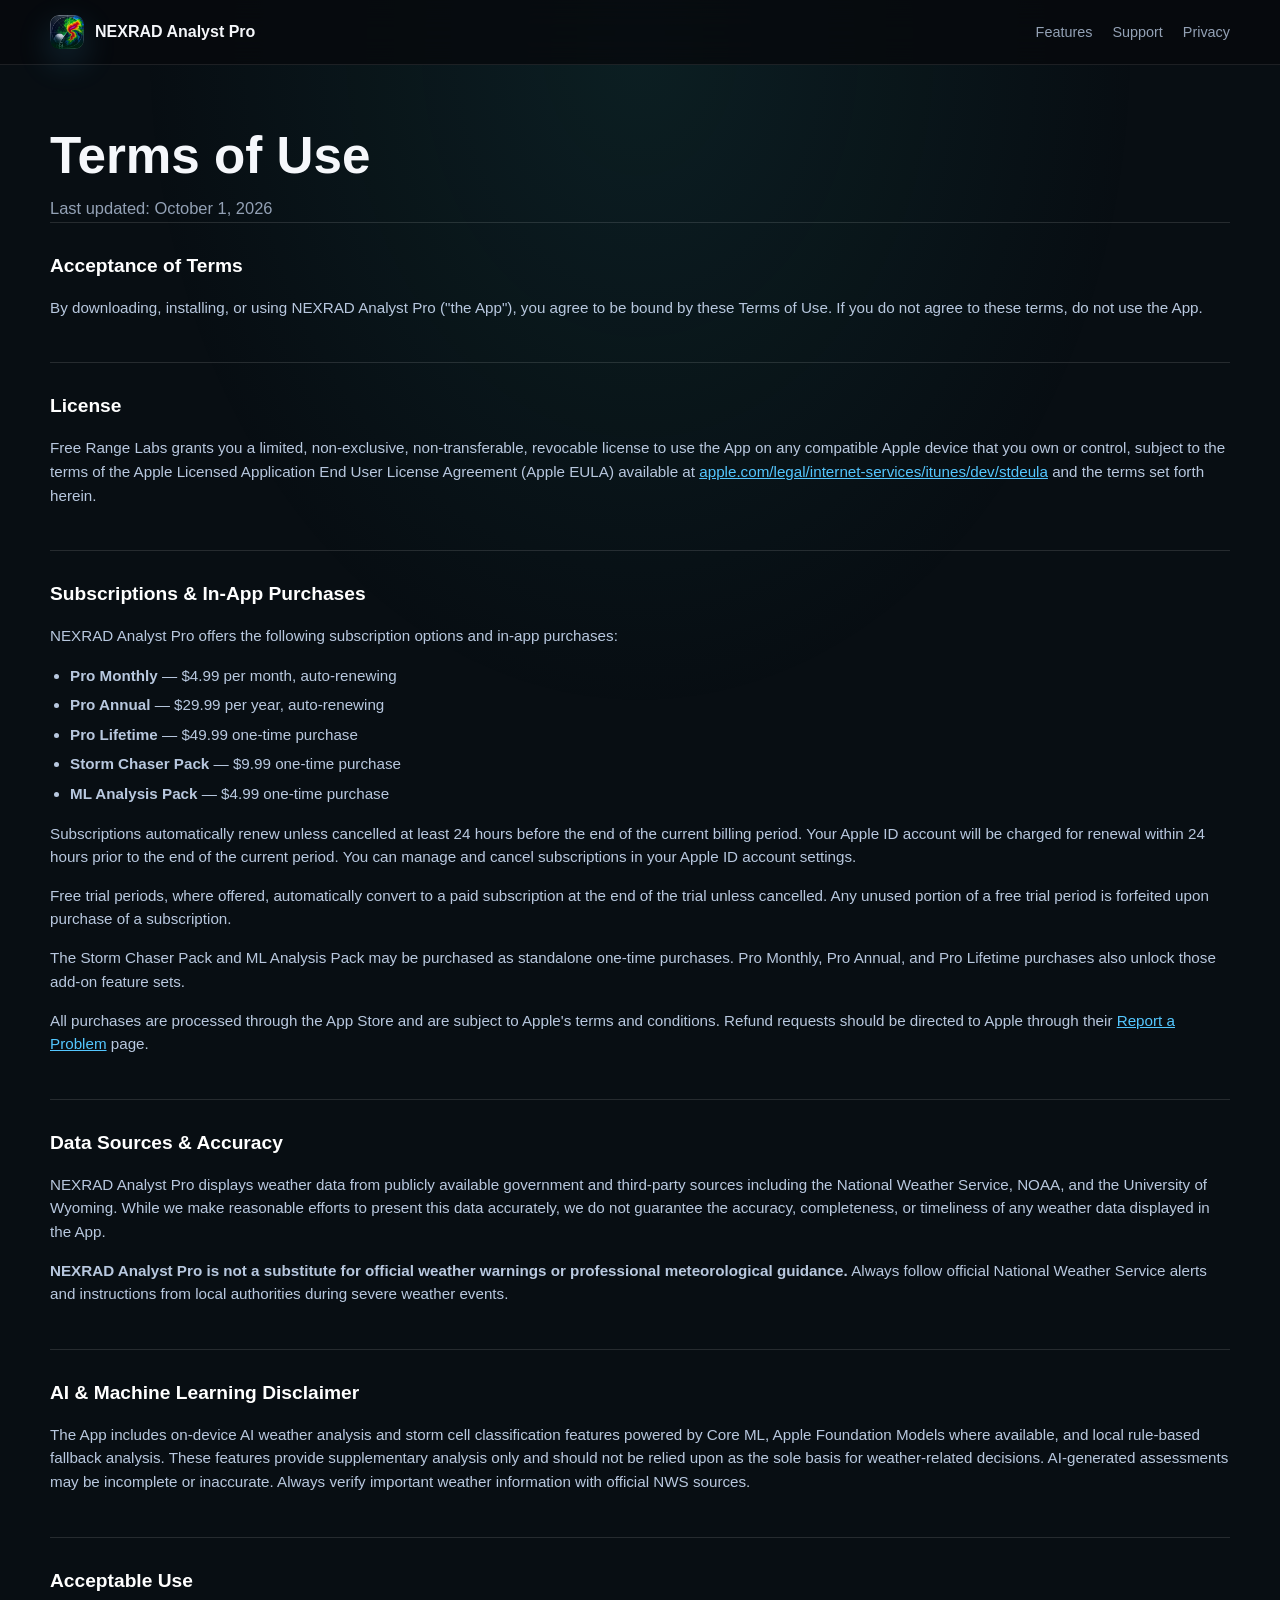
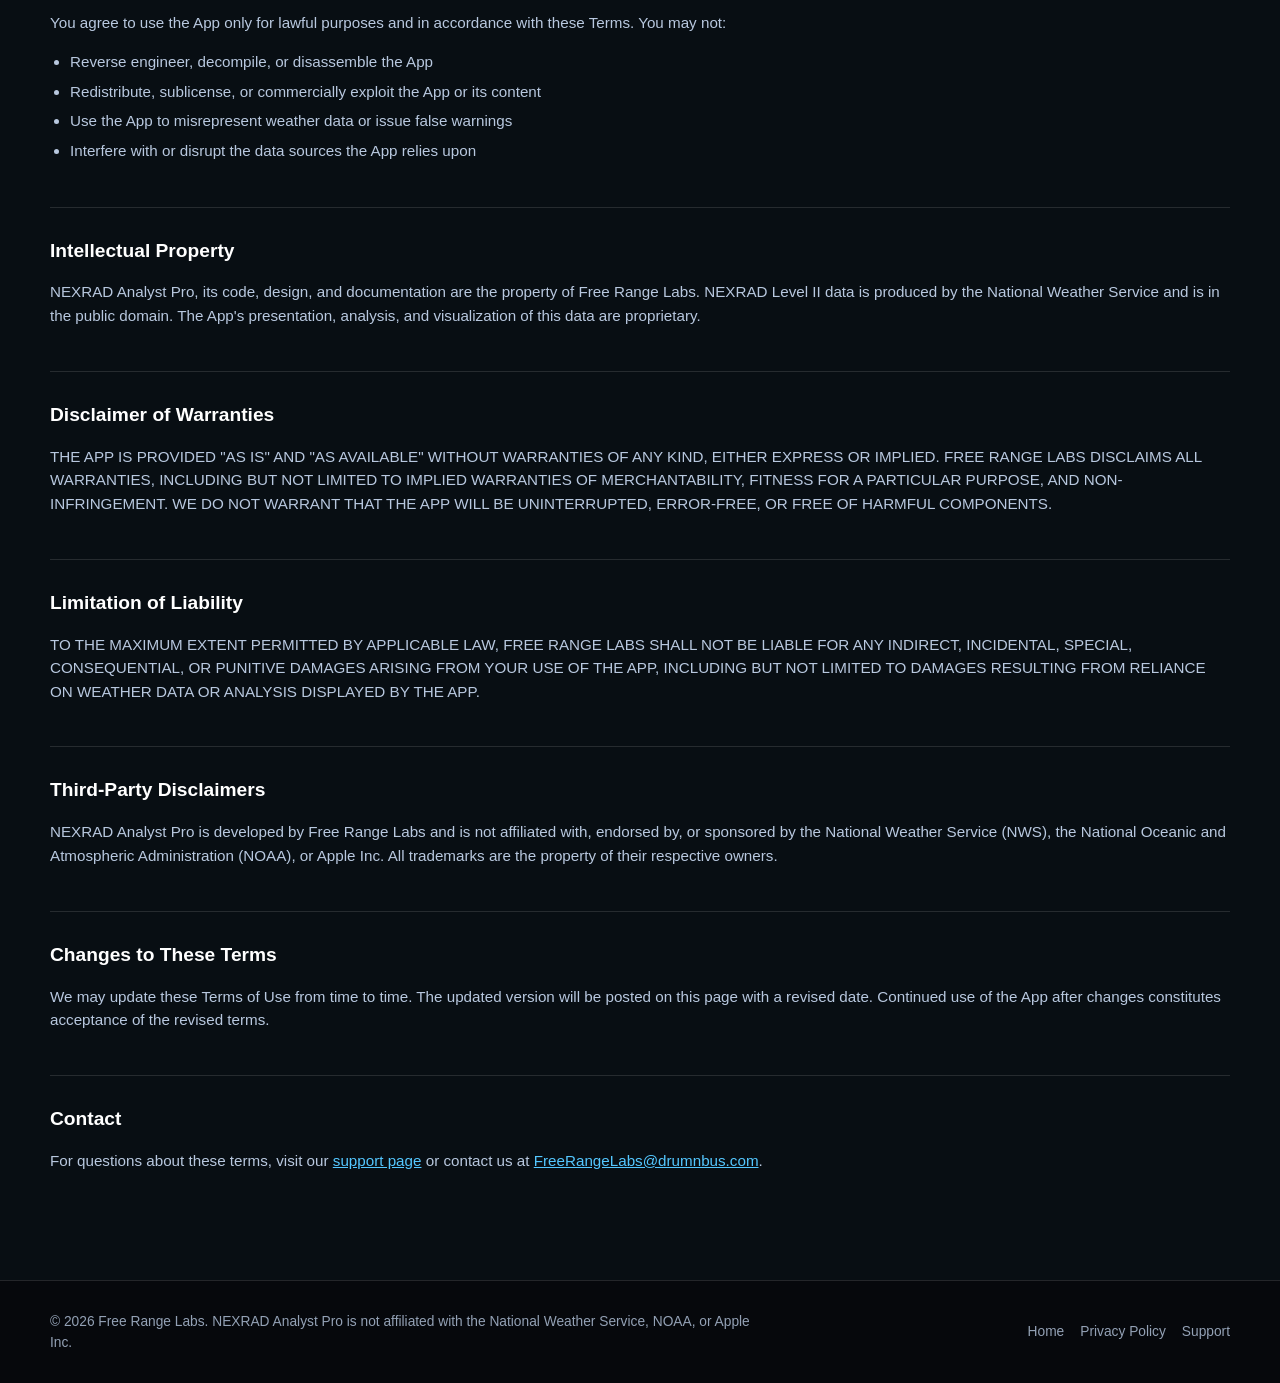
<file: terms.html>
<!doctype html>
<html lang="en">
  <head>
    <meta charset="utf-8">
    <meta name="viewport" content="width=device-width, initial-scale=1">
    <title>Terms of Use — NEXRAD Analyst Pro</title>
    <meta name="description" content="Terms of use, subscription terms, and end-user license agreement for NEXRAD Analyst Pro.">
    <link rel="icon" type="image/png" sizes="32x32" href="favicon.png">
    <link rel="apple-touch-icon" href="app-icon.png">
    <link rel="stylesheet" href="styles.6ea6b5f9b95b.css">
  </head>
  <body>
    <header class="site-header">
      <nav class="nav" aria-label="Primary">
        <a class="brand" href="index.html">
          <img src="app-icon.png" alt="NEXRAD Analyst Pro icon" width="30" height="30">
          <span>NEXRAD Analyst Pro</span>
        </a>
        <div class="nav-links">
          <a href="index.html#features">Features</a>
          <a href="support.html">Support</a>
          <a href="privacy.html">Privacy</a>
        </div>
      </nav>
    </header>

    <main class="legal-main">
      <h1>Terms of Use</h1>
      <p>Last updated: October 1, 2026</p>

      <section class="legal-section">
        <h2>Acceptance of Terms</h2>
        <p>By downloading, installing, or using NEXRAD Analyst Pro ("the App"), you agree to be bound by these Terms of Use. If you do not agree to these terms, do not use the App.</p>
      </section>

      <section class="legal-section">
        <h2>License</h2>
        <p>Free Range Labs grants you a limited, non-exclusive, non-transferable, revocable license to use the App on any compatible Apple device that you own or control, subject to the terms of the Apple Licensed Application End User License Agreement (Apple EULA) available at <a href="https://www.apple.com/legal/internet-services/itunes/dev/stdeula/" rel="noopener">apple.com/legal/internet-services/itunes/dev/stdeula</a> and the terms set forth herein.</p>
      </section>

      <section class="legal-section">
        <h2>Subscriptions &amp; In-App Purchases</h2>
        <p>NEXRAD Analyst Pro offers the following subscription options and in-app purchases:</p>
        <ul>
          <li><strong>Pro Monthly</strong> &mdash; $4.99 per month, auto-renewing</li>
          <li><strong>Pro Annual</strong> &mdash; $29.99 per year, auto-renewing</li>
          <li><strong>Pro Lifetime</strong> &mdash; $49.99 one-time purchase</li>
          <li><strong>Storm Chaser Pack</strong> &mdash; $9.99 one-time purchase</li>
          <li><strong>ML Analysis Pack</strong> &mdash; $4.99 one-time purchase</li>
        </ul>
        <p>Subscriptions automatically renew unless cancelled at least 24 hours before the end of the current billing period. Your Apple ID account will be charged for renewal within 24 hours prior to the end of the current period. You can manage and cancel subscriptions in your Apple ID account settings.</p>
        <p>Free trial periods, where offered, automatically convert to a paid subscription at the end of the trial unless cancelled. Any unused portion of a free trial period is forfeited upon purchase of a subscription.</p>
        <p>The Storm Chaser Pack and ML Analysis Pack may be purchased as standalone one-time purchases. Pro Monthly, Pro Annual, and Pro Lifetime purchases also unlock those add-on feature sets.</p>
        <p>All purchases are processed through the App Store and are subject to Apple's terms and conditions. Refund requests should be directed to Apple through their <a href="https://reportaproblem.apple.com" rel="noopener">Report a Problem</a> page.</p>
      </section>

      <section class="legal-section">
        <h2>Data Sources &amp; Accuracy</h2>
        <p>NEXRAD Analyst Pro displays weather data from publicly available government and third-party sources including the National Weather Service, NOAA, and the University of Wyoming. While we make reasonable efforts to present this data accurately, we do not guarantee the accuracy, completeness, or timeliness of any weather data displayed in the App.</p>
        <p><strong>NEXRAD Analyst Pro is not a substitute for official weather warnings or professional meteorological guidance.</strong> Always follow official National Weather Service alerts and instructions from local authorities during severe weather events.</p>
      </section>

      <section class="legal-section">
        <h2>AI &amp; Machine Learning Disclaimer</h2>
        <p>The App includes on-device AI weather analysis and storm cell classification features powered by Core ML, Apple Foundation Models where available, and local rule-based fallback analysis. These features provide supplementary analysis only and should not be relied upon as the sole basis for weather-related decisions. AI-generated assessments may be incomplete or inaccurate. Always verify important weather information with official NWS sources.</p>
      </section>

      <section class="legal-section">
        <h2>Acceptable Use</h2>
        <p>You agree to use the App only for lawful purposes and in accordance with these Terms. You may not:</p>
        <ul>
          <li>Reverse engineer, decompile, or disassemble the App</li>
          <li>Redistribute, sublicense, or commercially exploit the App or its content</li>
          <li>Use the App to misrepresent weather data or issue false warnings</li>
          <li>Interfere with or disrupt the data sources the App relies upon</li>
        </ul>
      </section>

      <section class="legal-section">
        <h2>Intellectual Property</h2>
        <p>NEXRAD Analyst Pro, its code, design, and documentation are the property of Free Range Labs. NEXRAD Level II data is produced by the National Weather Service and is in the public domain. The App's presentation, analysis, and visualization of this data are proprietary.</p>
      </section>

      <section class="legal-section">
        <h2>Disclaimer of Warranties</h2>
        <p>THE APP IS PROVIDED "AS IS" AND "AS AVAILABLE" WITHOUT WARRANTIES OF ANY KIND, EITHER EXPRESS OR IMPLIED. FREE RANGE LABS DISCLAIMS ALL WARRANTIES, INCLUDING BUT NOT LIMITED TO IMPLIED WARRANTIES OF MERCHANTABILITY, FITNESS FOR A PARTICULAR PURPOSE, AND NON-INFRINGEMENT. WE DO NOT WARRANT THAT THE APP WILL BE UNINTERRUPTED, ERROR-FREE, OR FREE OF HARMFUL COMPONENTS.</p>
      </section>

      <section class="legal-section">
        <h2>Limitation of Liability</h2>
        <p>TO THE MAXIMUM EXTENT PERMITTED BY APPLICABLE LAW, FREE RANGE LABS SHALL NOT BE LIABLE FOR ANY INDIRECT, INCIDENTAL, SPECIAL, CONSEQUENTIAL, OR PUNITIVE DAMAGES ARISING FROM YOUR USE OF THE APP, INCLUDING BUT NOT LIMITED TO DAMAGES RESULTING FROM RELIANCE ON WEATHER DATA OR ANALYSIS DISPLAYED BY THE APP.</p>
      </section>

      <section class="legal-section">
        <h2>Third-Party Disclaimers</h2>
        <p>NEXRAD Analyst Pro is developed by Free Range Labs and is not affiliated with, endorsed by, or sponsored by the National Weather Service (NWS), the National Oceanic and Atmospheric Administration (NOAA), or Apple Inc. All trademarks are the property of their respective owners.</p>
      </section>

      <section class="legal-section">
        <h2>Changes to These Terms</h2>
        <p>We may update these Terms of Use from time to time. The updated version will be posted on this page with a revised date. Continued use of the App after changes constitutes acceptance of the revised terms.</p>
      </section>

      <section class="legal-section">
        <h2>Contact</h2>
        <p>For questions about these terms, visit our <a href="support.html">support page</a> or contact us at <a href="mailto:FreeRangeLabs@drumnbus.com">FreeRangeLabs@drumnbus.com</a>.</p>
      </section>
    </main>

    <footer class="site-footer">
      <div class="footer-inner">
        <span>&copy; 2026 Free Range Labs. NEXRAD Analyst Pro is not affiliated with the National Weather Service, NOAA, or Apple Inc.</span>
        <div class="footer-links">
          <a href="index.html">Home</a>
          <a href="privacy.html">Privacy Policy</a>
          <a href="support.html">Support</a>
        </div>
      </div>
    </footer>
  </body>
</html>
</file>
<file: styles.6ea6b5f9b95b.css>
:root {
  color-scheme: dark;
  --page: #07090d;
  --page-2: #0c1017;
  --ink: #f5f7fb;
  --soft: #d6deea;
  --muted: #93a1b5;
  --faint: #68758a;
  --line: rgba(255, 255, 255, 0.12);
  --line-strong: rgba(255, 255, 255, 0.2);
  --panel: rgba(17, 22, 31, 0.86);
  --panel-solid: #111722;
  --panel-bright: #17202d;
  --green: #21d08f;
  --cyan: #54c7ff;
  --amber: #ffbf4d;
  --red: #ff4d64;
  --purple: #b28cff;
  --shadow: 0 24px 80px rgba(0, 0, 0, 0.46);
}

* {
  box-sizing: border-box;
}

html {
  scroll-behavior: smooth;
  background: var(--page);
}

body {
  margin: 0;
  font-family: -apple-system, BlinkMacSystemFont, "SF Pro Text", "Segoe UI", sans-serif;
  color: var(--ink);
  background:
    linear-gradient(90deg, rgba(255, 255, 255, 0.035) 1px, transparent 1px),
    linear-gradient(rgba(255, 255, 255, 0.026) 1px, transparent 1px),
    linear-gradient(180deg, #080b10 0%, #0d121a 44%, #07090d 100%);
  background-size: 84px 84px, 84px 84px, auto;
  line-height: 1.55;
}

body::before {
  content: "";
  position: fixed;
  inset: 0;
  pointer-events: none;
  background:
    linear-gradient(115deg, rgba(33, 208, 143, 0.12), transparent 28%),
    linear-gradient(245deg, rgba(255, 191, 77, 0.1), transparent 26%),
    linear-gradient(180deg, transparent 0%, rgba(7, 9, 13, 0.72) 100%);
}

a {
  color: var(--cyan);
}

a:hover {
  color: #8adcff;
}

.site-header {
  position: sticky;
  top: 0;
  z-index: 20;
  border-bottom: 1px solid rgba(255, 255, 255, 0.09);
  background: rgba(7, 9, 13, 0.82);
  backdrop-filter: blur(18px);
  -webkit-backdrop-filter: blur(18px);
}

.nav,
.hero-inner,
.section-inner,
.legal-main,
.footer-inner {
  width: min(1180px, calc(100% - 40px));
  margin: 0 auto;
}

.nav {
  display: flex;
  align-items: center;
  justify-content: space-between;
  min-height: 64px;
  gap: 22px;
}

.brand {
  display: flex;
  align-items: center;
  gap: 11px;
  color: var(--ink);
  text-decoration: none;
  font-weight: 760;
  font-size: 1rem;
}

.brand img {
  width: 30px;
  height: 30px;
  border-radius: 7px;
  box-shadow: 0 12px 34px rgba(84, 199, 255, 0.18);
}

.nav-links {
  display: flex;
  align-items: center;
  gap: 20px;
  font-size: 0.9rem;
}

.nav-links a {
  color: var(--muted);
  text-decoration: none;
  transition: color 0.16s;
}

.nav-links a:hover {
  color: var(--ink);
}

.hero {
  position: relative;
  min-height: 650px;
  display: grid;
  align-items: center;
  overflow: hidden;
  border-bottom: 1px solid var(--line);
}

.hero-grid {
  position: relative;
  z-index: 1;
  display: grid;
  grid-template-columns: minmax(0, 1fr) minmax(360px, 0.82fr);
  gap: 54px;
  align-items: center;
  padding: 70px 0 82px;
}

.hero-content {
  max-width: 720px;
}

h1,
.section h2,
.legal-main h1 {
  letter-spacing: 0;
}

h1 {
  font-size: clamp(3rem, 6vw, 5.55rem);
  line-height: 0.92;
  margin: 0 0 22px;
}

.hero-title-sub {
  margin: 0 0 20px;
  color: var(--soft);
  font-size: clamp(1.35rem, 2.4vw, 2rem);
  line-height: 1.18;
  max-width: 720px;
}

.hero-copy {
  color: var(--muted);
  font-size: 1.08rem;
  max-width: 640px;
  margin: 0 0 30px;
}

.cta-row {
  display: flex;
  flex-wrap: wrap;
  align-items: center;
  gap: 14px;
}

.primary-button,
.secondary-button {
  min-height: 46px;
  display: inline-flex;
  align-items: center;
  justify-content: center;
  padding: 0 20px;
  border-radius: 8px;
  font-weight: 760;
  text-decoration: none;
  border: 1px solid transparent;
  font-size: 0.94rem;
  transition: transform 0.18s, border-color 0.18s, background 0.18s, color 0.18s;
}

.primary-button {
  color: #04100d;
  background: linear-gradient(180deg, #55e7ad, var(--green));
  box-shadow: 0 16px 42px rgba(33, 208, 143, 0.24);
}

.primary-button:hover {
  color: #04100d;
  transform: translateY(-1px);
}

.secondary-button {
  color: var(--ink);
  background: rgba(255, 255, 255, 0.07);
  border-color: rgba(255, 255, 255, 0.16);
}

.secondary-button:hover {
  background: rgba(255, 255, 255, 0.11);
  color: var(--ink);
}

.hero-facts {
  display: flex;
  flex-wrap: wrap;
  gap: 10px;
  margin-top: 26px;
}

.hero-facts span {
  display: inline-flex;
  align-items: center;
  min-height: 32px;
  padding: 0 12px;
  border: 1px solid var(--line);
  border-radius: 999px;
  color: var(--soft);
  background: rgba(255, 255, 255, 0.045);
  font-size: 0.84rem;
}

.section {
  position: relative;
  z-index: 1;
  padding: 82px 0;
}

.section-tight {
  padding-top: 58px;
}

.section.alt {
  background: rgba(255, 255, 255, 0.035);
  border-top: 1px solid var(--line);
  border-bottom: 1px solid var(--line);
}

.section h2,
.legal-main h1 {
  font-size: clamp(2rem, 4vw, 3.35rem);
  line-height: 1.04;
  margin: 0 0 14px;
}

.section-lede,
.legal-main > p {
  color: var(--muted);
  font-size: 1.03rem;
  max-width: 780px;
  margin: 0;
}

.section-heading-row {
  display: flex;
  justify-content: space-between;
  gap: 28px;
  align-items: end;
}

.audience-grid {
  display: grid;
  grid-template-columns: repeat(4, minmax(0, 1fr));
  gap: 14px;
  margin-top: 32px;
}

.audience-card,
.feature,
.plan-card,
.support-card {
  border: 1px solid var(--line);
  border-radius: 8px;
  background: linear-gradient(180deg, rgba(255, 255, 255, 0.07), rgba(255, 255, 255, 0.026));
}

.audience-card {
  padding: 20px;
}

.audience-card h3,
.feature h3,
.plan-card h3,
.support-card h3,
.addon-card h4 {
  color: #fff;
  margin: 0;
}

.audience-card p {
  color: var(--muted);
  margin: 9px 0 0;
  font-size: 0.92rem;
}

.feature-grid {
  display: grid;
  grid-template-columns: repeat(3, minmax(0, 1fr));
  gap: 16px;
  margin-top: 34px;
}

.feature {
  padding: 22px;
}

.feature-icon {
  display: inline-flex;
  align-items: center;
  justify-content: center;
  width: 42px;
  height: 30px;
  margin-bottom: 14px;
  border-radius: 6px;
  background: rgba(84, 199, 255, 0.11);
  color: var(--cyan);
  font-family: "SF Mono", Menlo, monospace;
  font-size: 0.75rem;
  font-weight: 800;
}

.feature p {
  margin: 9px 0 0;
  color: var(--muted);
  font-size: 0.93rem;
}

.workflow-strip {
  display: grid;
  grid-template-columns: repeat(3, minmax(0, 1fr));
  gap: 1px;
  margin-top: 34px;
  overflow: hidden;
  border: 1px solid var(--line);
  border-radius: 8px;
  background: var(--line);
}

.workflow-strip div {
  padding: 20px;
  background: rgba(13, 18, 26, 0.95);
}

.workflow-strip strong {
  color: #fff;
}

.workflow-strip p {
  color: var(--muted);
  font-size: 0.9rem;
  margin: 8px 0 0;
}

.plan-table {
  display: grid;
  grid-template-columns: repeat(4, minmax(0, 1fr));
  gap: 16px;
  margin-top: 34px;
}

.plan-card {
  position: relative;
  padding: 22px;
}

.plan-card.featured {
  border-color: rgba(33, 208, 143, 0.45);
  background: linear-gradient(180deg, rgba(33, 208, 143, 0.13), rgba(255, 255, 255, 0.03));
}

.plan-card.included {
  border-color: rgba(255, 191, 77, 0.28);
}

.plan-type {
  margin: 0 0 12px;
  color: var(--faint);
  font-size: 0.75rem;
  text-transform: uppercase;
  font-weight: 800;
}

.price {
  color: var(--green);
  font-weight: 780;
  font-size: 1.55rem;
  margin: 8px 0 16px;
}

.price-period {
  font-size: 0.9rem;
  color: var(--muted);
  font-weight: 520;
}

.plan-features {
  list-style: none;
  padding: 0;
  margin: 0 0 14px;
}

.plan-features li {
  position: relative;
  padding-left: 18px;
  margin-bottom: 7px;
  color: var(--muted);
  font-size: 0.9rem;
}

.plan-features li::before {
  content: "";
  position: absolute;
  left: 0;
  top: 0.68em;
  width: 6px;
  height: 6px;
  border-radius: 50%;
  background: var(--green);
}

.plan-note {
  margin: 0;
  color: var(--faint);
  font-size: 0.84rem;
}

.addon-panel {
  display: grid;
  grid-template-columns: 0.76fr 1.24fr;
  gap: 22px;
  align-items: start;
  margin-top: 28px;
  padding-top: 28px;
  border-top: 1px solid var(--line);
}

.addon-intro h3 {
  margin: 0 0 8px;
  font-size: 1.35rem;
}

.addon-intro p {
  color: var(--muted);
  margin: 0;
}

.addon-grid {
  display: grid;
  gap: 12px;
}

.addon-card {
  display: flex;
  justify-content: space-between;
  gap: 18px;
  align-items: start;
  padding: 18px;
  border: 1px solid rgba(84, 199, 255, 0.25);
  border-radius: 8px;
  background: rgba(84, 199, 255, 0.06);
}

.addon-card p {
  color: var(--muted);
  margin: 7px 0 0;
  font-size: 0.9rem;
}

.addon-card strong {
  color: var(--cyan);
  white-space: nowrap;
}

.status-list {
  display: grid;
  grid-template-columns: repeat(4, minmax(0, 1fr));
  gap: 14px;
  margin-top: 34px;
}

.status-item {
  padding: 18px;
  border-left: 3px solid var(--green);
  background: var(--panel);
  border-radius: 0 8px 8px 0;
}

.status-item strong {
  display: block;
  margin-bottom: 5px;
}

.status-item p {
  color: var(--muted);
  margin: 0;
  font-size: 0.9rem;
}

.support-grid {
  display: grid;
  grid-template-columns: repeat(auto-fit, minmax(280px, 1fr));
  gap: 18px;
  margin-top: 28px;
}

.support-card {
  padding: 24px;
}

.support-card p {
  color: var(--muted);
  margin: 8px 0 14px;
  font-size: 0.92rem;
}

.step-number {
  display: inline-flex;
  align-items: center;
  justify-content: center;
  width: 28px;
  height: 28px;
  border-radius: 50%;
  background: rgba(33, 208, 143, 0.15);
  color: var(--green);
  font-weight: 780;
  font-size: 0.85rem;
  margin-bottom: 12px;
}

.faq-list {
  margin-top: 28px;
}

.faq-item {
  border-top: 1px solid var(--line);
  padding: 20px 0;
}

.faq-item h3 {
  margin: 0 0 8px;
  color: #fff;
  font-size: 1rem;
}

.faq-item p {
  margin: 0;
  color: var(--muted);
  font-size: 0.92rem;
}

.email-note {
  margin-top: 20px;
  padding: 16px 20px;
  background: rgba(255, 191, 77, 0.08);
  border: 1px solid rgba(255, 191, 77, 0.2);
  border-radius: 8px;
  color: var(--muted);
  font-size: 0.9rem;
}

.email-note strong {
  color: var(--amber);
}

kbd {
  display: inline-block;
  padding: 2px 7px;
  font-family: -apple-system, BlinkMacSystemFont, "SF Mono", "Menlo", monospace;
  font-size: 0.82rem;
  color: var(--ink);
  background: rgba(255, 255, 255, 0.08);
  border: 1px solid rgba(255, 255, 255, 0.15);
  border-radius: 5px;
  line-height: 1.4;
  white-space: nowrap;
}

.shortcuts-grid {
  display: grid;
  grid-template-columns: repeat(2, minmax(0, 1fr));
  gap: 20px;
  margin-top: 24px;
}

.shortcut-group h3 {
  margin: 0 0 10px;
  color: var(--green);
  font-size: 0.9rem;
  text-transform: uppercase;
  font-weight: 800;
}

.shortcut-table {
  width: 100%;
  border-collapse: collapse;
}

.shortcut-table td {
  padding: 7px 0;
  font-size: 0.9rem;
  border-bottom: 1px solid rgba(255, 255, 255, 0.06);
}

.shortcut-table td:first-child {
  width: 140px;
  white-space: nowrap;
}

.shortcut-table td:last-child {
  color: var(--muted);
}

.legal-main {
  position: relative;
  z-index: 1;
  padding: 64px 0;
}

.legal-section {
  border-top: 1px solid var(--line);
  padding: 28px 0;
}

.legal-section h2 {
  margin: 0 0 12px;
  color: #fff;
  font-size: 1.2rem;
}

.legal-section p,
.legal-section li {
  color: #b8c8df;
  font-size: 0.95rem;
}

.legal-section ul {
  padding-left: 20px;
}

.legal-section li {
  margin-bottom: 6px;
}

.legal-section em {
  color: var(--muted);
  font-style: italic;
}

.site-footer {
  position: relative;
  z-index: 1;
  border-top: 1px solid var(--line);
  padding: 30px 0;
  color: var(--muted);
  background: #06080c;
}

.footer-inner {
  display: flex;
  flex-wrap: wrap;
  align-items: center;
  justify-content: space-between;
  gap: 16px;
  font-size: 0.86rem;
}

.footer-inner span {
  max-width: 720px;
}

.footer-links {
  display: flex;
  flex-wrap: wrap;
  gap: 16px;
}

.footer-links a {
  color: var(--muted);
  text-decoration: none;
}

.footer-links a:hover {
  color: var(--cyan);
}

@media (prefers-reduced-motion: reduce) {
  html {
    scroll-behavior: auto;
  }

  *,
  *::before,
  *::after {
    animation-duration: 0.001ms !important;
    animation-iteration-count: 1 !important;
    transition-duration: 0.001ms !important;
  }
}

@media (max-width: 1040px) {
  .audience-grid,
  .plan-table,
  .status-list {
    grid-template-columns: repeat(2, minmax(0, 1fr));
  }

  .hero-grid {
    grid-template-columns: minmax(0, 1fr) minmax(320px, 0.9fr);
  }
}

@media (max-width: 860px) {
  .nav {
    align-items: flex-start;
    flex-direction: column;
    padding: 14px 0;
  }

  .nav-links {
    width: 100%;
    justify-content: space-between;
    gap: 10px;
    overflow-x: auto;
    padding-bottom: 2px;
  }

  .hero {
    min-height: auto;
  }

  .hero-grid,
  .addon-panel {
    grid-template-columns: 1fr;
  }

  .hero-grid {
    gap: 30px;
    padding: 50px 0 58px;
  }


  .feature-grid,
  .workflow-strip,
  .shortcuts-grid {
    grid-template-columns: 1fr;
  }
}

@media (max-width: 640px) {
  .nav,
  .hero-inner,
  .section-inner,
  .legal-main,
  .footer-inner {
    width: min(100% - 28px, 1180px);
  }

  .audience-grid,
  .plan-table,
  .status-list {
    grid-template-columns: 1fr;
  }

  .section {
    padding: 62px 0;
  }


  .addon-card {
    flex-direction: column;
  }
}

/* Product photography and the radar palette carry the brand. */
body { background: #080e13; }
body::before { background: radial-gradient(ellipse at 50% 5%, rgba(35,146,143,.13), transparent 55%); }
.product-hero { min-height: auto; overflow: hidden; }
.product-intro { text-align: center; padding: 38px 0 28px; }
.product-wordmark { display:flex; align-items:center; justify-content:center; gap:16px; font-size:1.25rem; font-weight:650; }
.product-wordmark img { border-radius:18px; box-shadow:0 8px 28px #0008; }
.eyebrow { font-size:.75rem; letter-spacing:.18em; color:#62dfc4; font-weight:750; margin:22px 0 16px; }
.product-intro h1 { font-size:clamp(2.5rem,5vw,4.1rem); line-height:1.08; letter-spacing:-.045em; margin-bottom:24px; }
.product-intro h1 span { color:#8bacae; }
.product-intro .hero-copy { max-width:680px; margin:0 auto 26px; color:#b4c5cc; }
.product-intro .cta-row { justify-content:center; }
.primary-button { background:#57e5be; color:#071914; border-radius:100px; gap:16px; }
.primary-button:hover { background:#8af3d2; color:#071914; }
.secondary-button { border-radius:100px; gap:16px; }
.availability,.capture-note { font-size:.8rem; color:#9dafbb; }
.availability { margin:16px 0 26px; }
.workstation-shot { margin:0; }
.workstation-shot img { display:block; width:100%; height:auto; border-radius:18px; box-shadow:0 24px 70px #0008; }
.workstation-shot figcaption { display:flex; justify-content:space-between; gap:16px; padding:18px 5px; color:#a1b8bf; font-size:.75rem; }
.workstation-shot figcaption span:first-child { letter-spacing:.13em; color:#65d9ba; }
.device-section { background:linear-gradient(115deg,#0b191e,#0c131b); }
.device-layout { display:grid; grid-template-columns:.85fr 1.15fr; gap:80px; align-items:center; }
.device-copy h2 { font-size:clamp(2.1rem,4vw,3.5rem); line-height:1.1; letter-spacing:-.035em; }
.device-copy .section-lede { max-width:440px; }
.text-link { text-decoration:none; font-weight:650; }
.capture-note { max-width:330px; margin-top:26px; }
.device-gallery { display:flex; gap:28px; align-items:center; justify-content:center; min-width:0; }
.device-gallery figure { margin:0; min-width:0; }
.device-gallery img { display:block; width:100%; height:auto; box-shadow:0 20px 45px #0006; border:5px solid #26353d; }
.phone-shot { width:46%; max-width:240px; }
.phone-shot img { border-radius:30px; }
.device-gallery figcaption { text-align:center; color:#9db4c0; font-size:.75rem; margin-top:12px; }
.companion-shots { width:43%; display:flex; flex-direction:column; align-items:center; gap:28px; }
.tablet-shot img { border-radius:18px; }
.watch-shot { width:60%; max-width:140px; }
.watch-shot img { border-radius:26px; border-width:6px; }
.brand img { width:34px; height:34px; border-radius:9px; }
.feature-icon { color:#62dfc4; background:#10282c; border:1px solid #24514f; }
.section h2 { letter-spacing:-.03em; }
:focus-visible { outline:3px solid #62dfc4; outline-offset:5px; }
.skip-link { position:absolute; top:-100px; left:20px; z-index:100; background:#57e5be; color:#071914; padding:12px 20px; }
.skip-link:focus { top:10px; }
@media(max-width:860px) {
 .device-layout { grid-template-columns:1fr; gap:36px; }
 .device-copy { text-align:center; }
 .device-copy .section-lede,.capture-note { margin-left:auto; margin-right:auto; }
 .device-gallery { max-width:530px; margin:0 auto; }
 .product-intro { padding-top:40px; }
}
@media(max-width:640px) {
 .product-wordmark { font-size:1rem; gap:12px; }
 .product-wordmark img { width:56px; height:56px; }
 .product-intro h1 { font-size:clamp(2rem,8.6vw,3rem); }
 .product-intro .hero-copy { font-size:1rem; }
 .workstation-shot figcaption { flex-direction:column; gap:4px; text-align:left; }
 .device-gallery { gap:20px; }
 .phone-shot img { border-radius:22px; border-width:3px; }
 .nav-links { flex-wrap:wrap; justify-content:flex-start; column-gap:18px; }
 .brand { white-space:normal; }
}
section[id] { scroll-margin-top:90px; }
@media(max-width:860px) { section[id] { scroll-margin-top:125px; } }

/* Keep intrinsic image sizes from expanding the hero's grid track. */
.product-hero { display:block; width:100%; }
.product-intro, .device-layout, .device-gallery, .companion-shots { min-width:0; max-width:100%; }
.workstation-shot a, .device-gallery a { display:block; min-width:0; max-width:100%; }
img { max-width:100%; }
</file>
